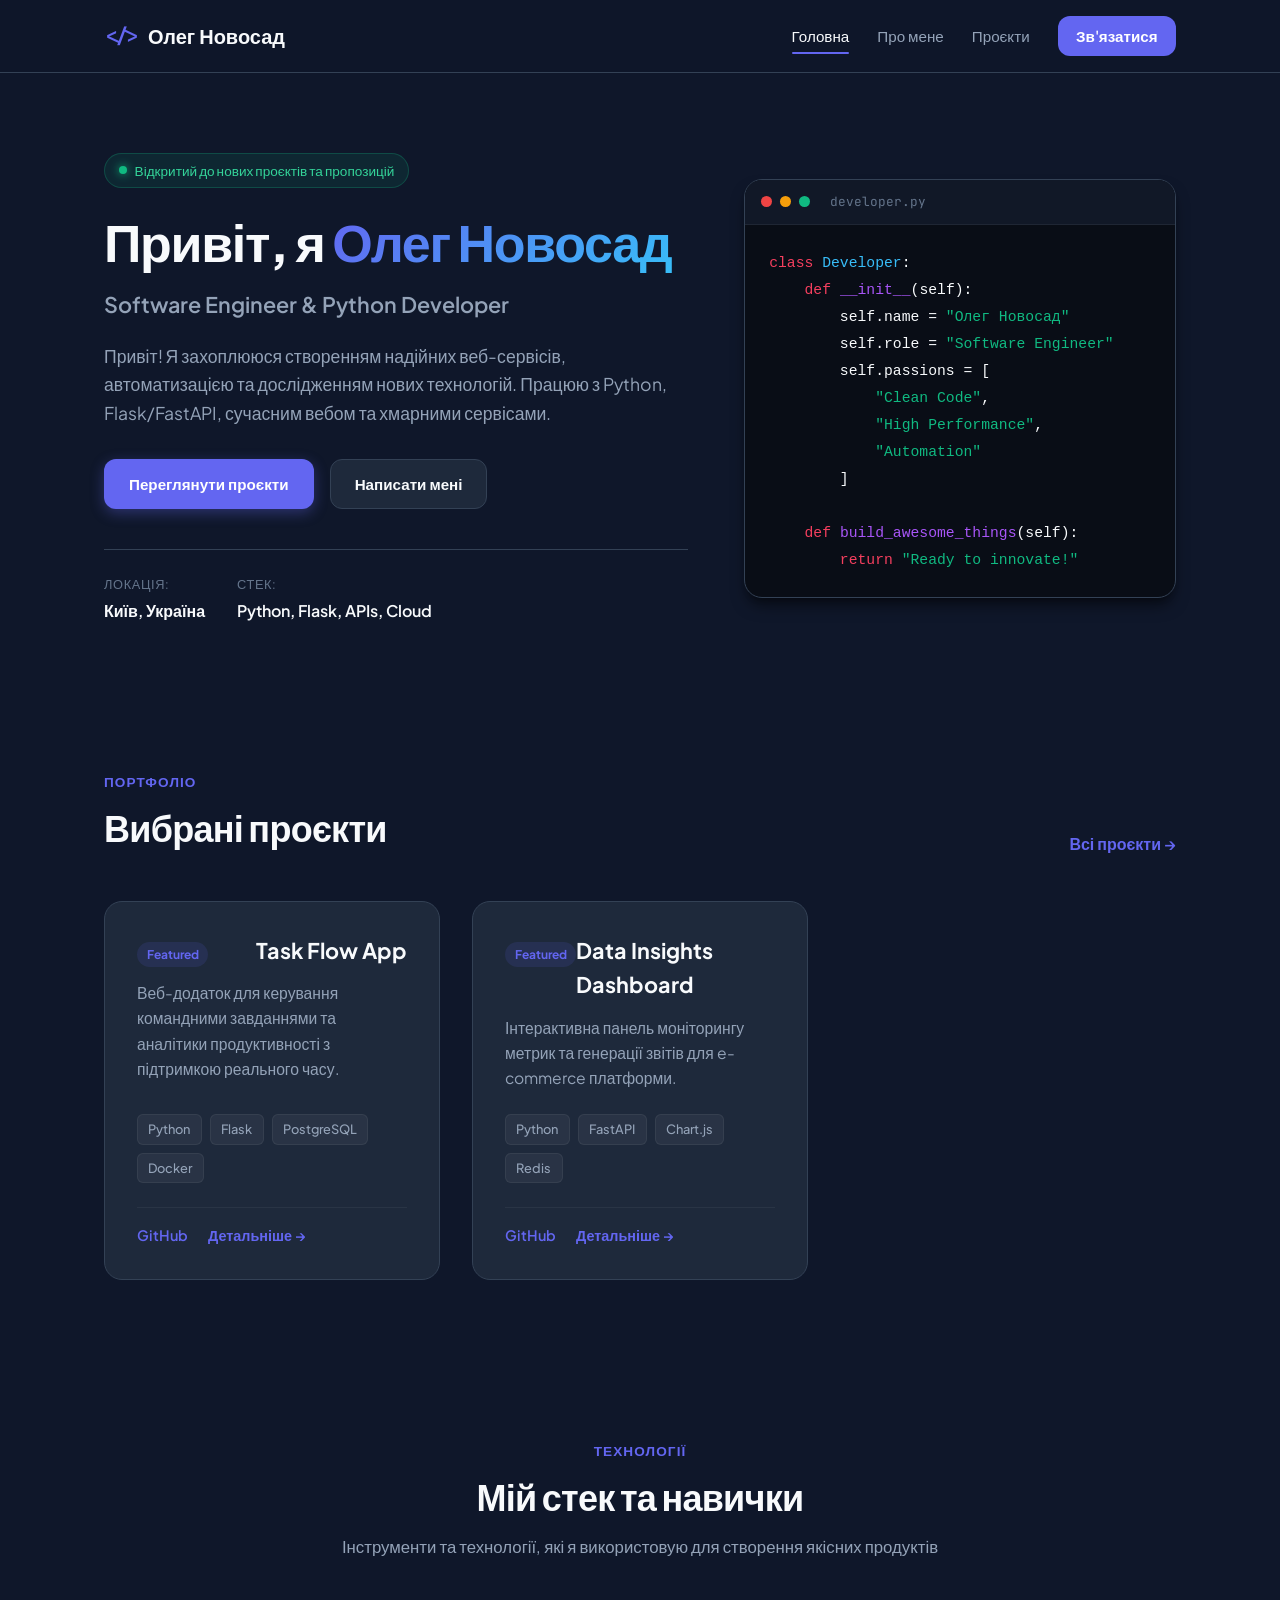
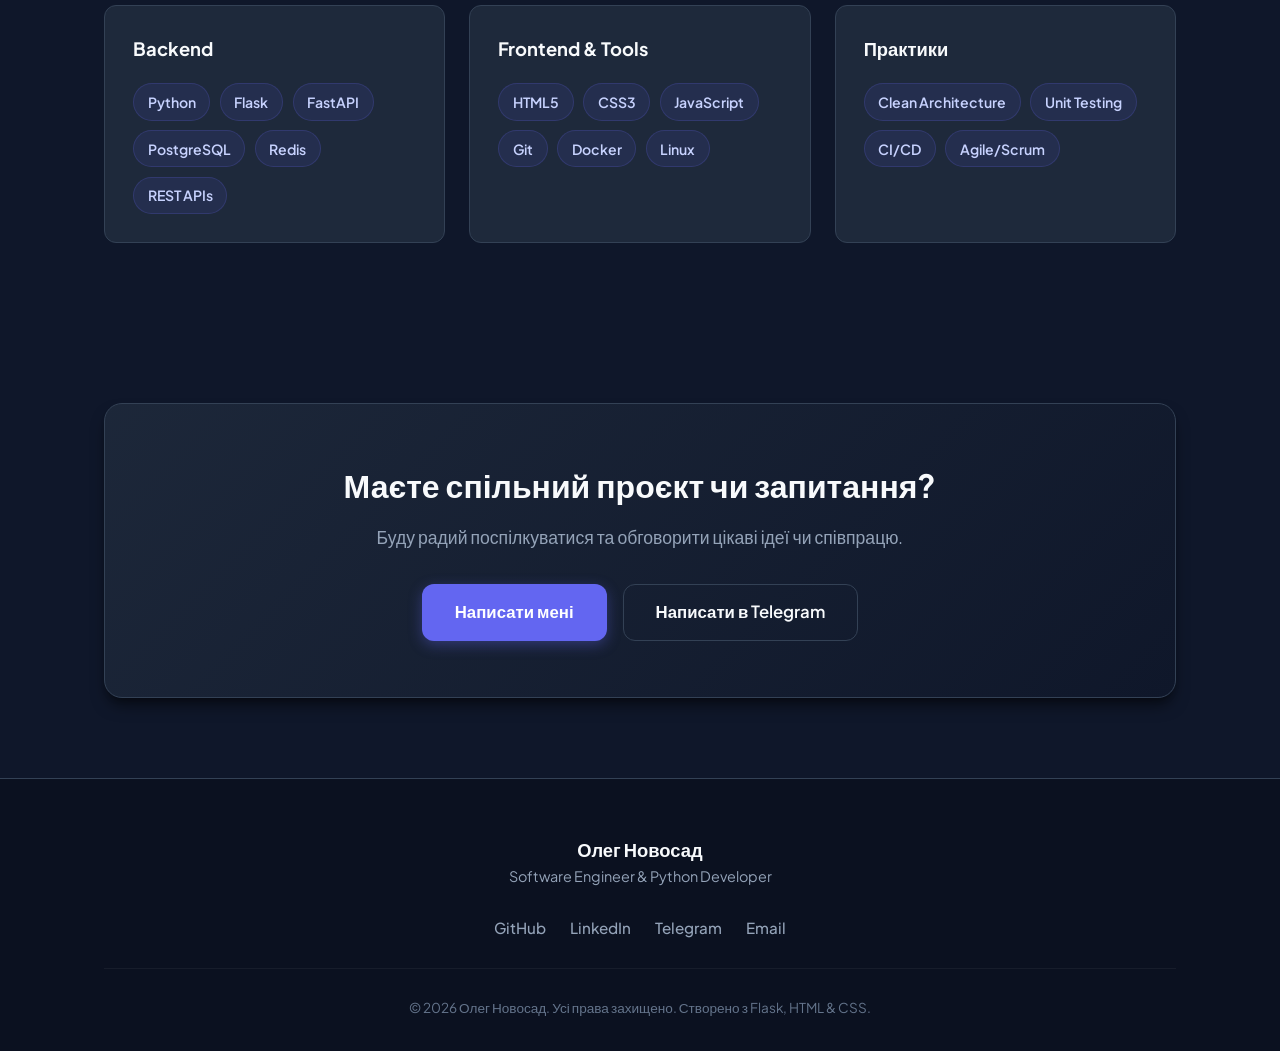
<file: docs/index.html>
<!DOCTYPE html>
<html lang="uk">
<head>
    <meta charset="UTF-8">
    <meta name="viewport" content="width=device-width, initial-scale=1.0">
    <title>Головна — Олег Новосад | Software Engineer &amp; Python Developer</title>
    <link rel="preconnect" href="https://fonts.googleapis.com">
    <link rel="preconnect" href="https://fonts.gstatic.com" crossorigin>
    <link href="https://fonts.googleapis.com/css2?family=Plus+Jakarta+Sans:wght@400;500;600;700;800&family=JetBrains+Mono:wght@400;500&display=swap" rel="stylesheet">
    <link rel="stylesheet" href="./static/css/style.css">
    
</head>
<body>
    <!-- Header / Navbar -->
    <header class="site-header">
        <div class="container nav-container">
            <a href="./index.html" class="brand-logo">
                <span class="logo-accent">&lt;/&gt;</span>
                <span class="logo-text">Олег Новосад</span>
            </a>

            <button class="mobile-menu-toggle" id="mobileMenuToggle" aria-label="Відкрити меню">
                <span></span>
                <span></span>
                <span></span>
            </button>

            <nav class="nav-links" id="navLinks">
                <a href="./index.html" class="nav-link active">Головна</a>
                <a href="./about.html" class="nav-link ">Про мене</a>
                <a href="./projects.html" class="nav-link ">Проєкти</a>
                <a href="./contact.html" class="nav-link btn-nav ">Зв'язатися</a>
            </nav>
        </div>
    </header>

    <!-- Flash Messages -->
    <div class="container">
        
            
        
    </div>

    <!-- Main Content -->
    <main class="main-content">
        
<section class="hero-section">
    <div class="container hero-container">
        <div class="hero-content">
            <div class="status-badge">
                <span class="status-indicator"></span>
                <span>Відкритий до нових проєктів та пропозицій</span>
            </div>
            <h1 class="hero-title">
                Привіт, я <span class="gradient-text">Олег Новосад</span>
            </h1>
            <p class="hero-subtitle">
                Software Engineer &amp; Python Developer
            </p>
            <p class="hero-description">
                Привіт! Я захоплююся створенням надійних веб-сервісів, автоматизацією та дослідженням нових технологій. Працюю з Python, Flask/FastAPI, сучасним вебом та хмарними сервісами.
            </p>
            <div class="hero-actions">
                <a href="./projects.html" class="btn btn-primary">Переглянути проєкти</a>
                <a href="./contact.html" class="btn btn-secondary">Написати мені</a>
            </div>
            <div class="hero-meta">
                <div class="meta-item">
                    <span class="meta-label">Локація:</span>
                    <span class="meta-value">Київ, Україна</span>
                </div>
                <div class="meta-item">
                    <span class="meta-label">Стек:</span>
                    <span class="meta-value">Python, Flask, APIs, Cloud</span>
                </div>
            </div>
        </div>

        <div class="hero-visual">
            <div class="code-card">
                <div class="code-card-header">
                    <span class="dot red"></span>
                    <span class="dot yellow"></span>
                    <span class="dot green"></span>
                    <span class="card-filename">developer.py</span>
                </div>
                <pre class="code-card-body"><code><span class="code-keyword">class</span> <span class="code-class">Developer</span>:
    <span class="code-keyword">def</span> <span class="code-func">__init__</span>(self):
        self.name = <span class="code-string">"Олег Новосад"</span>
        self.role = <span class="code-string">"Software Engineer"</span>
        self.passions = [
            <span class="code-string">"Clean Code"</span>,
            <span class="code-string">"High Performance"</span>,
            <span class="code-string">"Automation"</span>
        ]

    <span class="code-keyword">def</span> <span class="code-func">build_awesome_things</span>(self):
        <span class="code-keyword">return</span> <span class="code-string">"Ready to innovate!"</span></code></pre>
            </div>
        </div>
    </div>
</section>

<!-- Featured Projects -->
<section class="section section-projects">
    <div class="container">
        <div class="section-header">
            <div>
                <span class="section-tag">Портфоліо</span>
                <h2 class="section-title">Вибрані проєкти</h2>
            </div>
            <a href="./projects.html" class="link-arrow">Всі проєкти &rarr;</a>
        </div>

        <div class="projects-grid">
            
                <div class="project-card">
                    <div class="project-card-header">
                        <span class="project-badge">Featured</span>
                        <h3 class="project-name">Task Flow App</h3>
                    </div>
                    <p class="project-description">Веб-додаток для керування командними завданнями та аналітики продуктивності з підтримкою реального часу.</p>
                    <div class="project-tags">
                        
                            <span class="tag">Python</span>
                        
                            <span class="tag">Flask</span>
                        
                            <span class="tag">PostgreSQL</span>
                        
                            <span class="tag">Docker</span>
                        
                    </div>
                    <div class="project-links">
                        <a href="https://github.com/olegnovosad" target="_blank" rel="noopener noreferrer" class="btn-link">GitHub</a>
                        <a href="./projects.html" class="btn-link">Детальніше &rarr;</a>
                    </div>
                </div>
            
                <div class="project-card">
                    <div class="project-card-header">
                        <span class="project-badge">Featured</span>
                        <h3 class="project-name">Data Insights Dashboard</h3>
                    </div>
                    <p class="project-description">Інтерактивна панель моніторингу метрик та генерації звітів для e-commerce платформи.</p>
                    <div class="project-tags">
                        
                            <span class="tag">Python</span>
                        
                            <span class="tag">FastAPI</span>
                        
                            <span class="tag">Chart.js</span>
                        
                            <span class="tag">Redis</span>
                        
                    </div>
                    <div class="project-links">
                        <a href="https://github.com/olegnovosad" target="_blank" rel="noopener noreferrer" class="btn-link">GitHub</a>
                        <a href="./projects.html" class="btn-link">Детальніше &rarr;</a>
                    </div>
                </div>
            
        </div>
    </div>
</section>

<!-- Skills Highlights -->
<section class="section section-skills">
    <div class="container">
        <div class="section-header center">
            <span class="section-tag">Технології</span>
            <h2 class="section-title">Мій стек та навички</h2>
            <p class="section-subtitle">Інструменти та технології, які я використовую для створення якісних продуктів</p>
        </div>

        <div class="skills-categories-grid">
            
                <div class="skill-category-card">
                    <h3 class="skill-category-title">Backend</h3>
                    <div class="skill-tags">
                        
                            <span class="skill-pill">Python</span>
                        
                            <span class="skill-pill">Flask</span>
                        
                            <span class="skill-pill">FastAPI</span>
                        
                            <span class="skill-pill">PostgreSQL</span>
                        
                            <span class="skill-pill">Redis</span>
                        
                            <span class="skill-pill">REST APIs</span>
                        
                    </div>
                </div>
            
                <div class="skill-category-card">
                    <h3 class="skill-category-title">Frontend &amp; Tools</h3>
                    <div class="skill-tags">
                        
                            <span class="skill-pill">HTML5</span>
                        
                            <span class="skill-pill">CSS3</span>
                        
                            <span class="skill-pill">JavaScript</span>
                        
                            <span class="skill-pill">Git</span>
                        
                            <span class="skill-pill">Docker</span>
                        
                            <span class="skill-pill">Linux</span>
                        
                    </div>
                </div>
            
                <div class="skill-category-card">
                    <h3 class="skill-category-title">Практики</h3>
                    <div class="skill-tags">
                        
                            <span class="skill-pill">Clean Architecture</span>
                        
                            <span class="skill-pill">Unit Testing</span>
                        
                            <span class="skill-pill">CI/CD</span>
                        
                            <span class="skill-pill">Agile/Scrum</span>
                        
                    </div>
                </div>
            
        </div>
    </div>
</section>

<!-- Call to Action Banner -->
<section class="section section-cta">
    <div class="container">
        <div class="cta-box">
            <h2 class="cta-title">Маєте спільний проєкт чи запитання?</h2>
            <p class="cta-text">Буду радий поспілкуватися та обговорити цікаві ідеї чи співпрацю.</p>
            <div class="cta-actions">
                <a href="./contact.html" class="btn btn-primary btn-large">Написати мені</a>
                <a href="https://t.me/olegnovosad" target="_blank" rel="noopener noreferrer" class="btn btn-outline btn-large">Написати в Telegram</a>
            </div>
        </div>
    </div>
</section>

    </main>

    <!-- Footer -->
    <footer class="site-footer">
        <div class="container footer-container">
            <div class="footer-info">
                <p class="footer-name">Олег Новосад</p>
                <p class="footer-sub">Software Engineer &amp; Python Developer</p>
            </div>
            <div class="footer-socials">
                <a href="https://github.com/olegnovosad" target="_blank" rel="noopener noreferrer" class="social-link" title="GitHub">GitHub</a>
                <a href="https://linkedin.com/in/olegnovosad" target="_blank" rel="noopener noreferrer" class="social-link" title="LinkedIn">LinkedIn</a>
                <a href="https://t.me/olegnovosad" target="_blank" rel="noopener noreferrer" class="social-link" title="Telegram">Telegram</a>
                <a href="mailto:oleg@example.com" class="social-link" title="Email">Email</a>
            </div>
            <div class="footer-bottom">
                <p>&copy; <span id="currentYear"></span> Олег Новосад. Усі права захищено. Створено з Flask, HTML & CSS.</p>
            </div>
        </div>
    </footer>

    <script src="./static/js/main.js"></script>
    
</body>
</html>
</file>
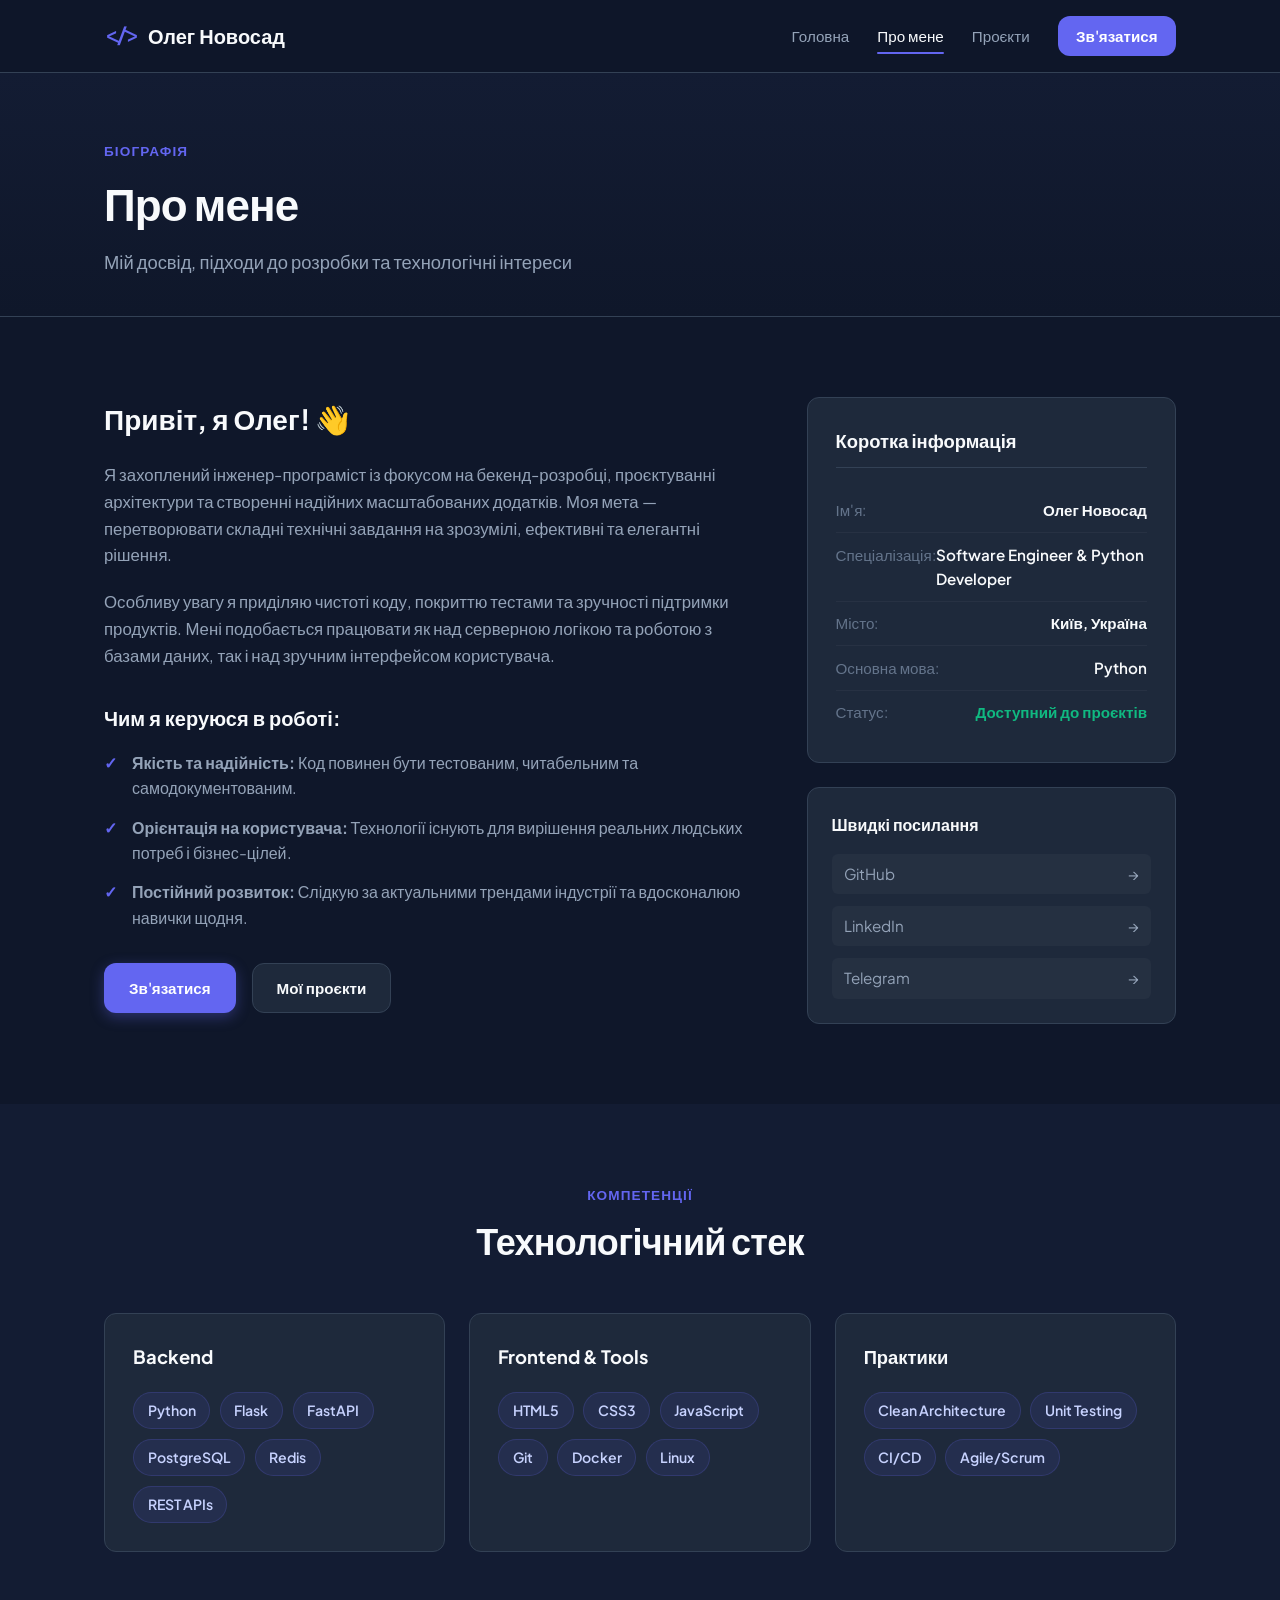
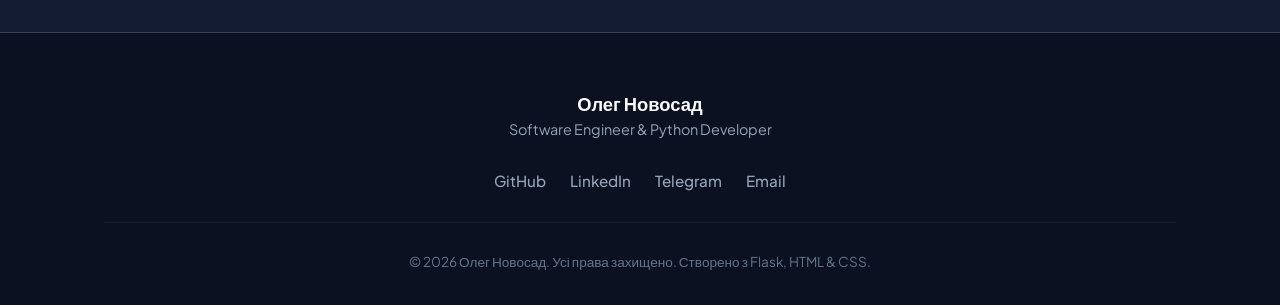
<file: docs/about/index.html>
<!DOCTYPE html>
<html lang="uk">
<head>
    <meta charset="UTF-8">
    <meta name="viewport" content="width=device-width, initial-scale=1.0">
    <title>Про мене — Олег Новосад</title>
    <link rel="preconnect" href="https://fonts.googleapis.com">
    <link rel="preconnect" href="https://fonts.gstatic.com" crossorigin>
    <link href="https://fonts.googleapis.com/css2?family=Plus+Jakarta+Sans:wght@400;500;600;700;800&family=JetBrains+Mono:wght@400;500&display=swap" rel="stylesheet">
    <link rel="stylesheet" href="../static/css/style.css">
    
</head>
<body>
    <!-- Header / Navbar -->
    <header class="site-header">
        <div class="container nav-container">
            <a href="../index.html" class="brand-logo">
                <span class="logo-accent">&lt;/&gt;</span>
                <span class="logo-text">Олег Новосад</span>
            </a>

            <button class="mobile-menu-toggle" id="mobileMenuToggle" aria-label="Відкрити меню">
                <span></span>
                <span></span>
                <span></span>
            </button>

            <nav class="nav-links" id="navLinks">
                <a href="../index.html" class="nav-link ">Головна</a>
                <a href="../about.html" class="nav-link active">Про мене</a>
                <a href="../projects.html" class="nav-link ">Проєкти</a>
                <a href="../contact.html" class="nav-link btn-nav ">Зв'язатися</a>
            </nav>
        </div>
    </header>

    <!-- Flash Messages -->
    <div class="container">
        
            
        
    </div>

    <!-- Main Content -->
    <main class="main-content">
        
<section class="page-header">
    <div class="container">
        <span class="section-tag">Біографія</span>
        <h1 class="page-title">Про мене</h1>
        <p class="page-subtitle">Мій досвід, підходи до розробки та технологічні інтереси</p>
    </div>
</section>

<section class="section about-detail-section">
    <div class="container about-grid">
        <div class="about-text-content">
            <h2 class="sub-heading">Привіт, я Олег! 👋</h2>
            <p>
                Я захоплений інженер-програміст із фокусом на бекенд-розробці, проєктуванні архітектури
                та створенні надійних масштабованих додатків. Моя мета — перетворювати складні технічні
                завдання на зрозумілі, ефективні та елегантні рішення.
            </p>
            <p>
                Особливу увагу я приділяю чистоті коду, покриттю тестами та зручності підтримки
                продуктів. Мені подобається працювати як над серверною логікою та роботою з базами даних,
                так і над зручним інтерфейсом користувача.
            </p>

            <h3 class="sub-heading-small">Чим я керуюся в роботі:</h3>
            <ul class="values-list">
                <li>
                    <strong>Якість та надійність:</strong> Код повинен бути тестованим, читабельним та самодокументованим.
                </li>
                <li>
                    <strong>Орієнтація на користувача:</strong> Технології існують для вирішення реальних людських потреб і бізнес-цілей.
                </li>
                <li>
                    <strong>Постійний розвиток:</strong> Слідкую за актуальними трендами індустрії та вдосконалюю навички щодня.
                </li>
            </ul>

            <div class="about-actions">
                <a href="../contact.html" class="btn btn-primary">Зв'язатися</a>
                <a href="../projects.html" class="btn btn-secondary">Мої проєкти</a>
            </div>
        </div>

        <div class="about-sidebar">
            <div class="info-card">
                <h3 class="info-card-title">Коротка інформація</h3>
                <ul class="info-list">
                    <li>
                        <span class="info-label">Ім'я:</span>
                        <span class="info-value">Олег Новосад</span>
                    </li>
                    <li>
                        <span class="info-label">Спеціалізація:</span>
                        <span class="info-value">Software Engineer &amp; Python Developer</span>
                    </li>
                    <li>
                        <span class="info-label">Місто:</span>
                        <span class="info-value">Київ, Україна</span>
                    </li>
                    <li>
                        <span class="info-label">Основна мова:</span>
                        <span class="info-value">Python</span>
                    </li>
                    <li>
                        <span class="info-label">Статус:</span>
                        <span class="info-value text-success">Доступний до проєктів</span>
                    </li>
                </ul>
            </div>

            <div class="social-box">
                <h4 class="social-box-title">Швидкі посилання</h4>
                <div class="social-links-vertical">
                    <a href="https://github.com/olegnovosad" target="_blank" rel="noopener noreferrer" class="social-link-item">
                        <span>GitHub</span> &rarr;
                    </a>
                    <a href="https://linkedin.com/in/olegnovosad" target="_blank" rel="noopener noreferrer" class="social-link-item">
                        <span>LinkedIn</span> &rarr;
                    </a>
                    <a href="https://t.me/olegnovosad" target="_blank" rel="noopener noreferrer" class="social-link-item">
                        <span>Telegram</span> &rarr;
                    </a>
                </div>
            </div>
        </div>
    </div>
</section>

<!-- Skills breakdown -->
<section class="section section-skills-detailed bg-alt">
    <div class="container">
        <div class="section-header center">
            <span class="section-tag">Компетенції</span>
            <h2 class="section-title">Технологічний стек</h2>
        </div>

        <div class="skills-categories-grid">
            
                <div class="skill-category-card">
                    <h3 class="skill-category-title">Backend</h3>
                    <div class="skill-tags">
                        
                            <span class="skill-pill">Python</span>
                        
                            <span class="skill-pill">Flask</span>
                        
                            <span class="skill-pill">FastAPI</span>
                        
                            <span class="skill-pill">PostgreSQL</span>
                        
                            <span class="skill-pill">Redis</span>
                        
                            <span class="skill-pill">REST APIs</span>
                        
                    </div>
                </div>
            
                <div class="skill-category-card">
                    <h3 class="skill-category-title">Frontend &amp; Tools</h3>
                    <div class="skill-tags">
                        
                            <span class="skill-pill">HTML5</span>
                        
                            <span class="skill-pill">CSS3</span>
                        
                            <span class="skill-pill">JavaScript</span>
                        
                            <span class="skill-pill">Git</span>
                        
                            <span class="skill-pill">Docker</span>
                        
                            <span class="skill-pill">Linux</span>
                        
                    </div>
                </div>
            
                <div class="skill-category-card">
                    <h3 class="skill-category-title">Практики</h3>
                    <div class="skill-tags">
                        
                            <span class="skill-pill">Clean Architecture</span>
                        
                            <span class="skill-pill">Unit Testing</span>
                        
                            <span class="skill-pill">CI/CD</span>
                        
                            <span class="skill-pill">Agile/Scrum</span>
                        
                    </div>
                </div>
            
        </div>
    </div>
</section>

    </main>

    <!-- Footer -->
    <footer class="site-footer">
        <div class="container footer-container">
            <div class="footer-info">
                <p class="footer-name">Олег Новосад</p>
                <p class="footer-sub">Software Engineer &amp; Python Developer</p>
            </div>
            <div class="footer-socials">
                <a href="https://github.com/olegnovosad" target="_blank" rel="noopener noreferrer" class="social-link" title="GitHub">GitHub</a>
                <a href="https://linkedin.com/in/olegnovosad" target="_blank" rel="noopener noreferrer" class="social-link" title="LinkedIn">LinkedIn</a>
                <a href="https://t.me/olegnovosad" target="_blank" rel="noopener noreferrer" class="social-link" title="Telegram">Telegram</a>
                <a href="mailto:oleg@example.com" class="social-link" title="Email">Email</a>
            </div>
            <div class="footer-bottom">
                <p>&copy; <span id="currentYear"></span> Олег Новосад. Усі права захищено. Створено з Flask, HTML & CSS.</p>
            </div>
        </div>
    </footer>

    <script src="../static/js/main.js"></script>
    
</body>
</html>
</file>
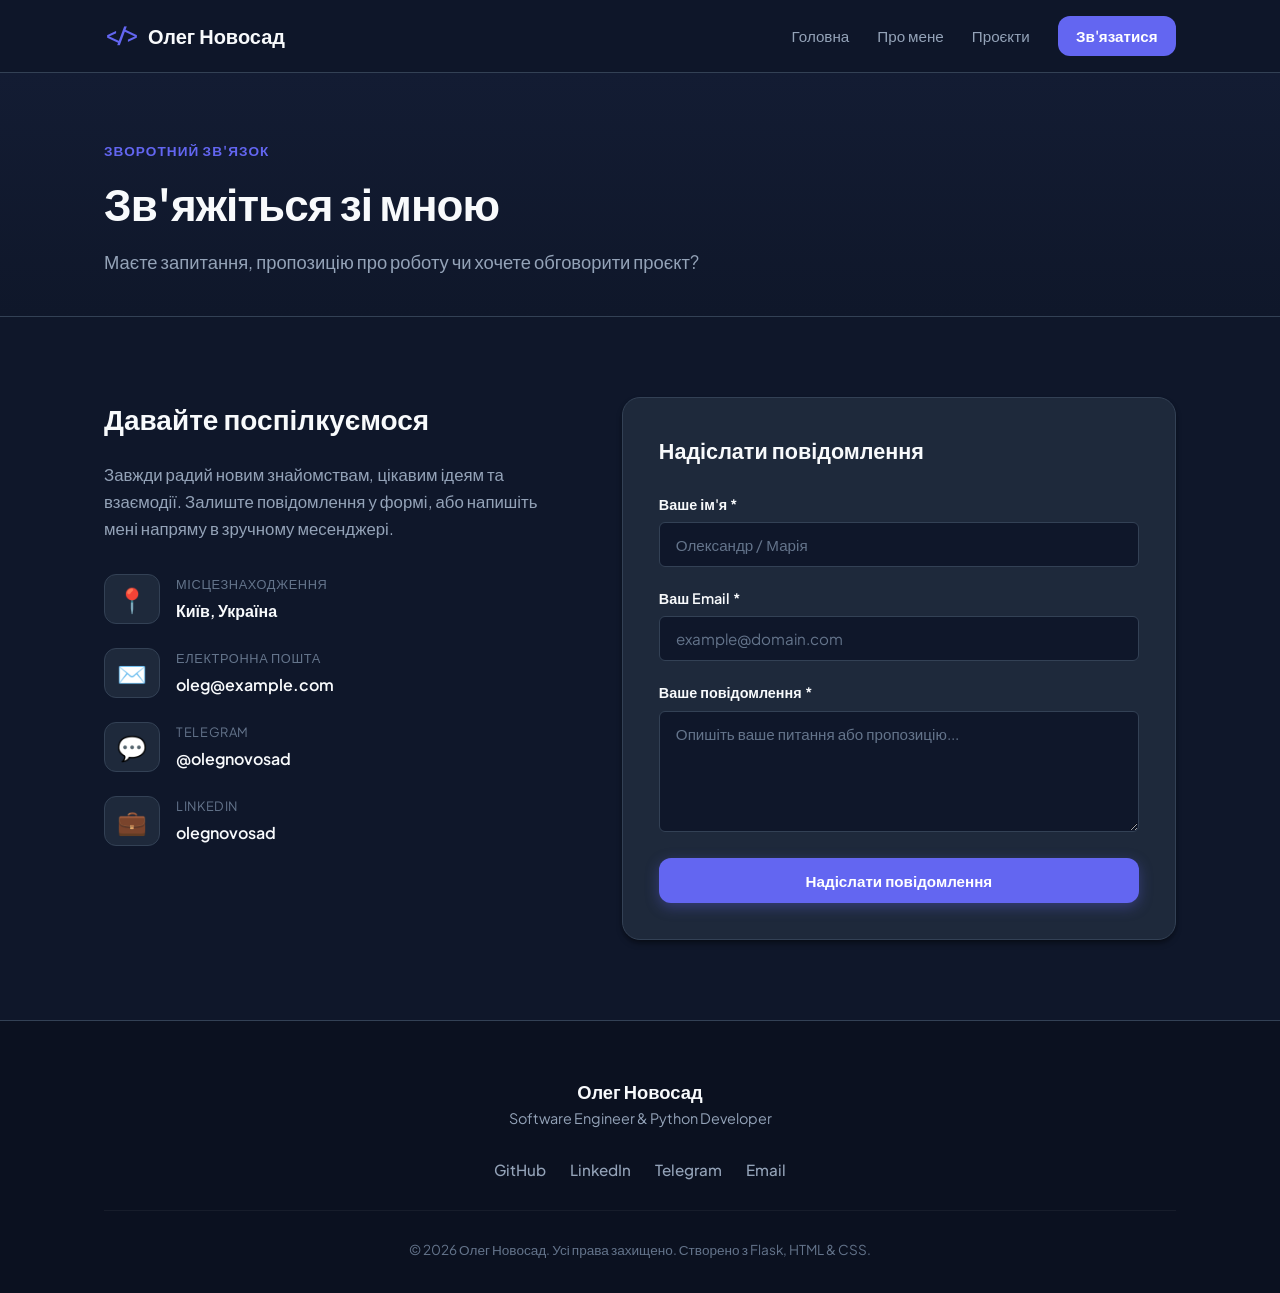
<file: docs/contact/index.html>
<!DOCTYPE html>
<html lang="uk">
<head>
    <meta charset="UTF-8">
    <meta name="viewport" content="width=device-width, initial-scale=1.0">
    <title>Контакти — Олег Новосад</title>
    <link rel="preconnect" href="https://fonts.googleapis.com">
    <link rel="preconnect" href="https://fonts.gstatic.com" crossorigin>
    <link href="https://fonts.googleapis.com/css2?family=Plus+Jakarta+Sans:wght@400;500;600;700;800&family=JetBrains+Mono:wght@400;500&display=swap" rel="stylesheet">
    <link rel="stylesheet" href="../static/css/style.css">
    
</head>
<body>
    <!-- Header / Navbar -->
    <header class="site-header">
        <div class="container nav-container">
            <a href="../index.html" class="brand-logo">
                <span class="logo-accent">&lt;/&gt;</span>
                <span class="logo-text">Олег Новосад</span>
            </a>

            <button class="mobile-menu-toggle" id="mobileMenuToggle" aria-label="Відкрити меню">
                <span></span>
                <span></span>
                <span></span>
            </button>

            <nav class="nav-links" id="navLinks">
                <a href="../index.html" class="nav-link ">Головна</a>
                <a href="../about.html" class="nav-link ">Про мене</a>
                <a href="../projects.html" class="nav-link ">Проєкти</a>
                <a href="../contact.html" class="nav-link btn-nav active">Зв'язатися</a>
            </nav>
        </div>
    </header>

    <!-- Flash Messages -->
    <div class="container">
        
            
        
    </div>

    <!-- Main Content -->
    <main class="main-content">
        
<section class="page-header">
    <div class="container">
        <span class="section-tag">Зворотний зв'язок</span>
        <h1 class="page-title">Зв'яжіться зі мною</h1>
        <p class="page-subtitle">Маєте запитання, пропозицію про роботу чи хочете обговорити проєкт?</p>
    </div>
</section>

<section class="section">
    <div class="container contact-container">
        <div class="contact-info-panel">
            <h2 class="sub-heading">Давайте поспілкуємося</h2>
            <p class="contact-lead">
                Завжди радий новим знайомствам, цікавим ідеям та взаємодії. Залиште повідомлення у формі, або напишіть мені напряму в зручному месенджері.
            </p>

            <div class="contact-methods">
                <div class="contact-method-item">
                    <div class="method-icon">📍</div>
                    <div>
                        <div class="method-label">Місцезнаходження</div>
                        <div class="method-value">Київ, Україна</div>
                    </div>
                </div>

                <div class="contact-method-item">
                    <div class="method-icon">✉️</div>
                    <div>
                        <div class="method-label">Електронна пошта</div>
                        <div class="method-value">
                            <a href="mailto:oleg@example.com">oleg@example.com</a>
                        </div>
                    </div>
                </div>

                <div class="contact-method-item">
                    <div class="method-icon">💬</div>
                    <div>
                        <div class="method-label">Telegram</div>
                        <div class="method-value">
                            <a href="https://t.me/olegnovosad" target="_blank" rel="noopener noreferrer">@olegnovosad</a>
                        </div>
                    </div>
                </div>

                <div class="contact-method-item">
                    <div class="method-icon">💼</div>
                    <div>
                        <div class="method-label">LinkedIn</div>
                        <div class="method-value">
                            <a href="https://linkedin.com/in/olegnovosad" target="_blank" rel="noopener noreferrer">olegnovosad</a>
                        </div>
                    </div>
                </div>
            </div>
        </div>

        <div class="contact-form-panel">
            <div class="form-card">
                <h3 class="form-title">Надіслати повідомлення</h3>
                <form action="/contact" method="POST" class="contact-form" id="contactForm">
                    <div class="form-group">
                        <label for="name" class="form-label">Ваше ім'я *</label>
                        <input type="text" id="name" name="name" class="form-control" placeholder="Олександр / Марія" required>
                    </div>

                    <div class="form-group">
                        <label for="email" class="form-label">Ваш Email *</label>
                        <input type="email" id="email" name="email" class="form-control" placeholder="example@domain.com" required>
                    </div>

                    <div class="form-group">
                        <label for="message" class="form-label">Ваше повідомлення *</label>
                        <textarea id="message" name="message" rows="5" class="form-control" placeholder="Опишіть ваше питання або пропозицію..." required></textarea>
                    </div>

                    <button type="submit" class="btn btn-primary btn-block">Надіслати повідомлення</button>
                </form>
            </div>
        </div>
    </div>
</section>

    </main>

    <!-- Footer -->
    <footer class="site-footer">
        <div class="container footer-container">
            <div class="footer-info">
                <p class="footer-name">Олег Новосад</p>
                <p class="footer-sub">Software Engineer &amp; Python Developer</p>
            </div>
            <div class="footer-socials">
                <a href="https://github.com/olegnovosad" target="_blank" rel="noopener noreferrer" class="social-link" title="GitHub">GitHub</a>
                <a href="https://linkedin.com/in/olegnovosad" target="_blank" rel="noopener noreferrer" class="social-link" title="LinkedIn">LinkedIn</a>
                <a href="https://t.me/olegnovosad" target="_blank" rel="noopener noreferrer" class="social-link" title="Telegram">Telegram</a>
                <a href="mailto:oleg@example.com" class="social-link" title="Email">Email</a>
            </div>
            <div class="footer-bottom">
                <p>&copy; <span id="currentYear"></span> Олег Новосад. Усі права захищено. Створено з Flask, HTML & CSS.</p>
            </div>
        </div>
    </footer>

    <script src="../static/js/main.js"></script>
    
</body>
</html>
</file>
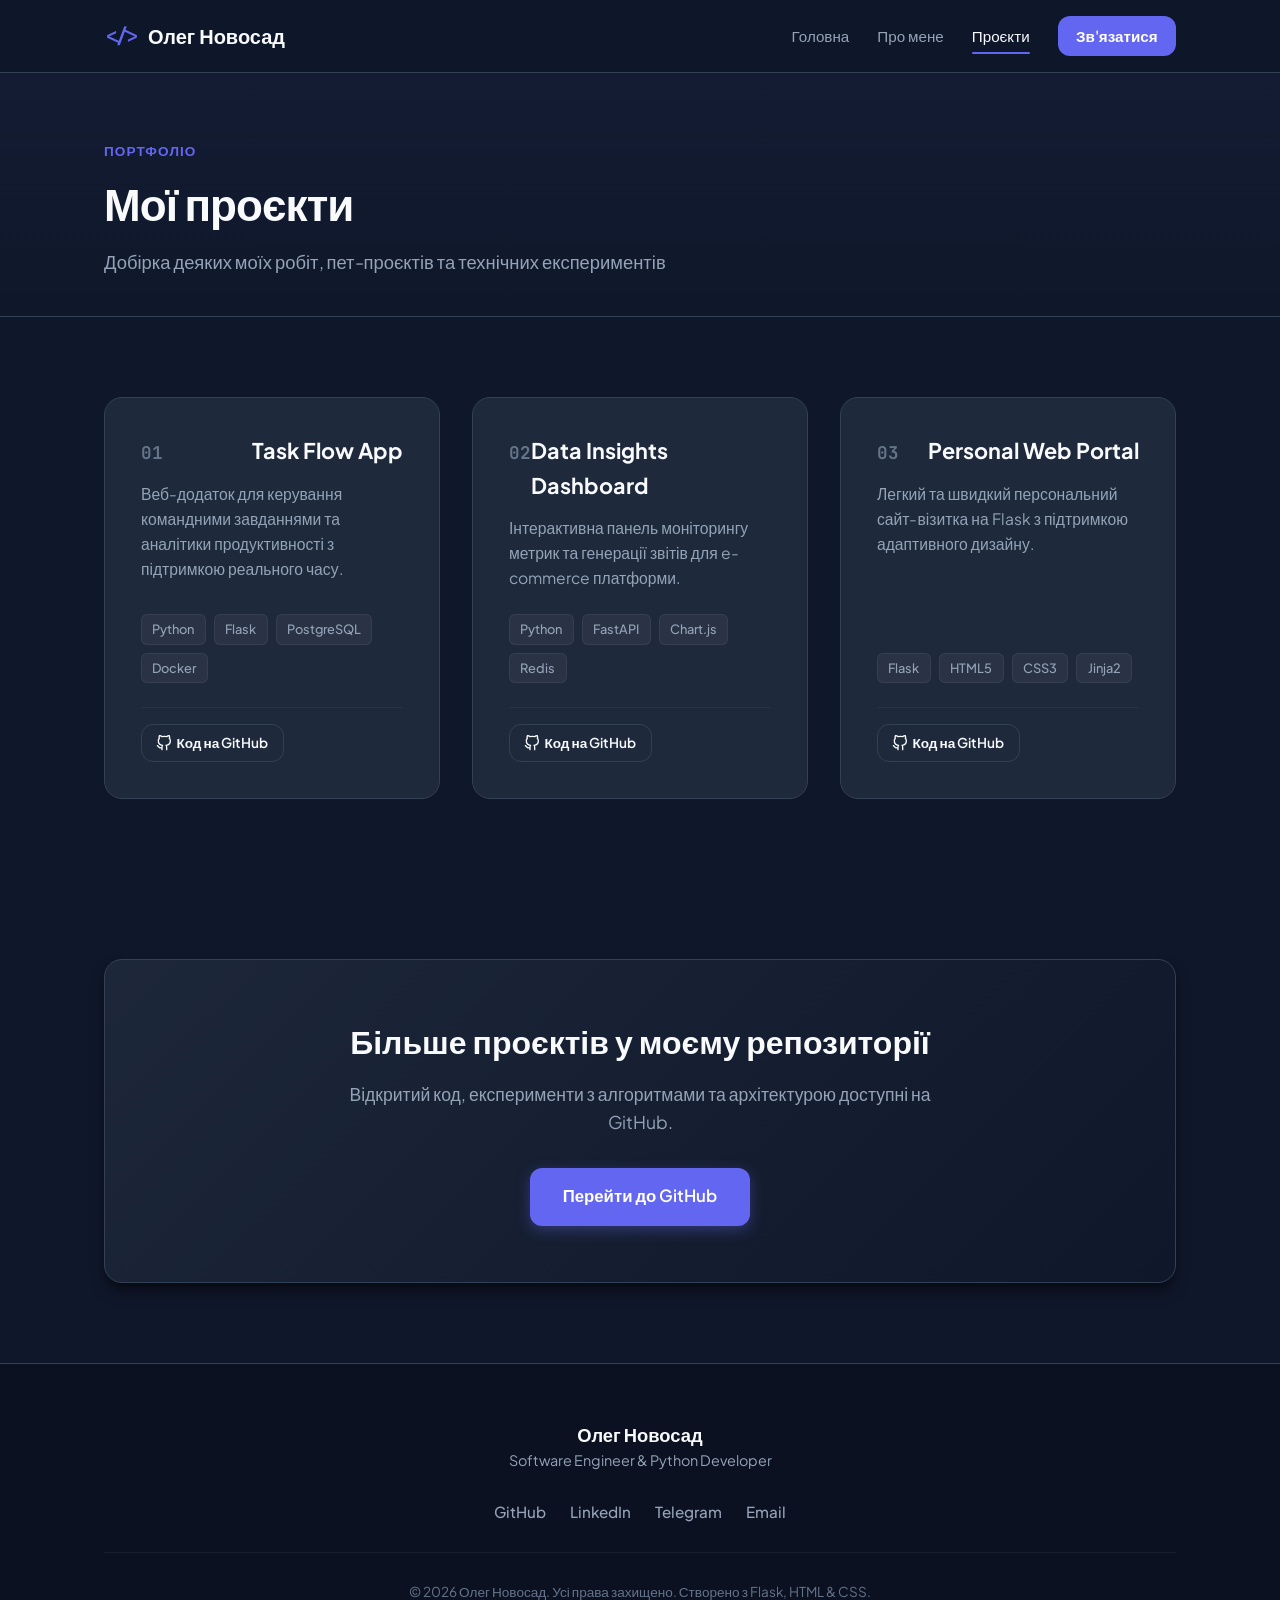
<file: docs/projects/index.html>
<!DOCTYPE html>
<html lang="uk">
<head>
    <meta charset="UTF-8">
    <meta name="viewport" content="width=device-width, initial-scale=1.0">
    <title>Проєкти — Олег Новосад</title>
    <link rel="preconnect" href="https://fonts.googleapis.com">
    <link rel="preconnect" href="https://fonts.gstatic.com" crossorigin>
    <link href="https://fonts.googleapis.com/css2?family=Plus+Jakarta+Sans:wght@400;500;600;700;800&family=JetBrains+Mono:wght@400;500&display=swap" rel="stylesheet">
    <link rel="stylesheet" href="../static/css/style.css">
    
</head>
<body>
    <!-- Header / Navbar -->
    <header class="site-header">
        <div class="container nav-container">
            <a href="../index.html" class="brand-logo">
                <span class="logo-accent">&lt;/&gt;</span>
                <span class="logo-text">Олег Новосад</span>
            </a>

            <button class="mobile-menu-toggle" id="mobileMenuToggle" aria-label="Відкрити меню">
                <span></span>
                <span></span>
                <span></span>
            </button>

            <nav class="nav-links" id="navLinks">
                <a href="../index.html" class="nav-link ">Головна</a>
                <a href="../about.html" class="nav-link ">Про мене</a>
                <a href="../projects.html" class="nav-link active">Проєкти</a>
                <a href="../contact.html" class="nav-link btn-nav ">Зв'язатися</a>
            </nav>
        </div>
    </header>

    <!-- Flash Messages -->
    <div class="container">
        
            
        
    </div>

    <!-- Main Content -->
    <main class="main-content">
        
<section class="page-header">
    <div class="container">
        <span class="section-tag">Портфоліо</span>
        <h1 class="page-title">Мої проєкти</h1>
        <p class="page-subtitle">Добірка деяких моїх робіт, пет-проєктів та технічних експериментів</p>
    </div>
</section>

<section class="section">
    <div class="container">
        <div class="projects-grid">
            
                <div class="project-card large">
                    <div class="project-card-header">
                        <span class="project-number">01</span>
                        <h3 class="project-name">Task Flow App</h3>
                    </div>
                    <p class="project-description">Веб-додаток для керування командними завданнями та аналітики продуктивності з підтримкою реального часу.</p>
                    <div class="project-tags">
                        
                            <span class="tag">Python</span>
                        
                            <span class="tag">Flask</span>
                        
                            <span class="tag">PostgreSQL</span>
                        
                            <span class="tag">Docker</span>
                        
                    </div>
                    <div class="project-links">
                        <a href="https://github.com/olegnovosad" target="_blank" rel="noopener noreferrer" class="btn btn-outline btn-sm">
                            <svg width="16" height="16" viewBox="0 0 24 24" fill="none" stroke="currentColor" stroke-width="2" stroke-linecap="round" stroke-linejoin="round" style="vertical-align: middle; margin-right: 4px;"><path d="M9 19c-5 1.5-5-2.5-7-3m14 6v-3.87a3.37 3.37 0 0 0-.94-2.61c3.14-.35 6.44-1.54 6.44-7A5.44 5.44 0 0 0 20 4.77 5.07 5.07 0 0 0 19.91 1S18.73.65 16 2.48a13.38 13.38 0 0 0-7 0C6.27.65 5.09 1 5.09 1A5.07 5.07 0 0 0 5 4.77a5.44 5.44 0 0 0-1.5 3.78c0 5.42 3.3 6.61 6.44 7A3.37 3.37 0 0 0 9 18.13V22"></path></svg>
                            Код на GitHub
                        </a>
                        
                    </div>
                </div>
            
                <div class="project-card large">
                    <div class="project-card-header">
                        <span class="project-number">02</span>
                        <h3 class="project-name">Data Insights Dashboard</h3>
                    </div>
                    <p class="project-description">Інтерактивна панель моніторингу метрик та генерації звітів для e-commerce платформи.</p>
                    <div class="project-tags">
                        
                            <span class="tag">Python</span>
                        
                            <span class="tag">FastAPI</span>
                        
                            <span class="tag">Chart.js</span>
                        
                            <span class="tag">Redis</span>
                        
                    </div>
                    <div class="project-links">
                        <a href="https://github.com/olegnovosad" target="_blank" rel="noopener noreferrer" class="btn btn-outline btn-sm">
                            <svg width="16" height="16" viewBox="0 0 24 24" fill="none" stroke="currentColor" stroke-width="2" stroke-linecap="round" stroke-linejoin="round" style="vertical-align: middle; margin-right: 4px;"><path d="M9 19c-5 1.5-5-2.5-7-3m14 6v-3.87a3.37 3.37 0 0 0-.94-2.61c3.14-.35 6.44-1.54 6.44-7A5.44 5.44 0 0 0 20 4.77 5.07 5.07 0 0 0 19.91 1S18.73.65 16 2.48a13.38 13.38 0 0 0-7 0C6.27.65 5.09 1 5.09 1A5.07 5.07 0 0 0 5 4.77a5.44 5.44 0 0 0-1.5 3.78c0 5.42 3.3 6.61 6.44 7A3.37 3.37 0 0 0 9 18.13V22"></path></svg>
                            Код на GitHub
                        </a>
                        
                    </div>
                </div>
            
                <div class="project-card large">
                    <div class="project-card-header">
                        <span class="project-number">03</span>
                        <h3 class="project-name">Personal Web Portal</h3>
                    </div>
                    <p class="project-description">Легкий та швидкий персональний сайт-візитка на Flask з підтримкою адаптивного дизайну.</p>
                    <div class="project-tags">
                        
                            <span class="tag">Flask</span>
                        
                            <span class="tag">HTML5</span>
                        
                            <span class="tag">CSS3</span>
                        
                            <span class="tag">Jinja2</span>
                        
                    </div>
                    <div class="project-links">
                        <a href="https://github.com/olegnovosad" target="_blank" rel="noopener noreferrer" class="btn btn-outline btn-sm">
                            <svg width="16" height="16" viewBox="0 0 24 24" fill="none" stroke="currentColor" stroke-width="2" stroke-linecap="round" stroke-linejoin="round" style="vertical-align: middle; margin-right: 4px;"><path d="M9 19c-5 1.5-5-2.5-7-3m14 6v-3.87a3.37 3.37 0 0 0-.94-2.61c3.14-.35 6.44-1.54 6.44-7A5.44 5.44 0 0 0 20 4.77 5.07 5.07 0 0 0 19.91 1S18.73.65 16 2.48a13.38 13.38 0 0 0-7 0C6.27.65 5.09 1 5.09 1A5.07 5.07 0 0 0 5 4.77a5.44 5.44 0 0 0-1.5 3.78c0 5.42 3.3 6.61 6.44 7A3.37 3.37 0 0 0 9 18.13V22"></path></svg>
                            Код на GitHub
                        </a>
                        
                    </div>
                </div>
            
        </div>
    </div>
</section>

<!-- GitHub Prompt Section -->
<section class="section section-cta">
    <div class="container">
        <div class="cta-box">
            <h2 class="cta-title">Більше проєктів у моєму репозиторії</h2>
            <p class="cta-text">Відкритий код, експерименти з алгоритмами та архітектурою доступні на GitHub.</p>
            <div class="cta-actions">
                <a href="https://github.com/olegnovosad" target="_blank" rel="noopener noreferrer" class="btn btn-primary btn-large">
                    Перейти до GitHub
                </a>
            </div>
        </div>
    </div>
</section>

    </main>

    <!-- Footer -->
    <footer class="site-footer">
        <div class="container footer-container">
            <div class="footer-info">
                <p class="footer-name">Олег Новосад</p>
                <p class="footer-sub">Software Engineer &amp; Python Developer</p>
            </div>
            <div class="footer-socials">
                <a href="https://github.com/olegnovosad" target="_blank" rel="noopener noreferrer" class="social-link" title="GitHub">GitHub</a>
                <a href="https://linkedin.com/in/olegnovosad" target="_blank" rel="noopener noreferrer" class="social-link" title="LinkedIn">LinkedIn</a>
                <a href="https://t.me/olegnovosad" target="_blank" rel="noopener noreferrer" class="social-link" title="Telegram">Telegram</a>
                <a href="mailto:oleg@example.com" class="social-link" title="Email">Email</a>
            </div>
            <div class="footer-bottom">
                <p>&copy; <span id="currentYear"></span> Олег Новосад. Усі права захищено. Створено з Flask, HTML & CSS.</p>
            </div>
        </div>
    </footer>

    <script src="../static/js/main.js"></script>
    
</body>
</html>
</file>
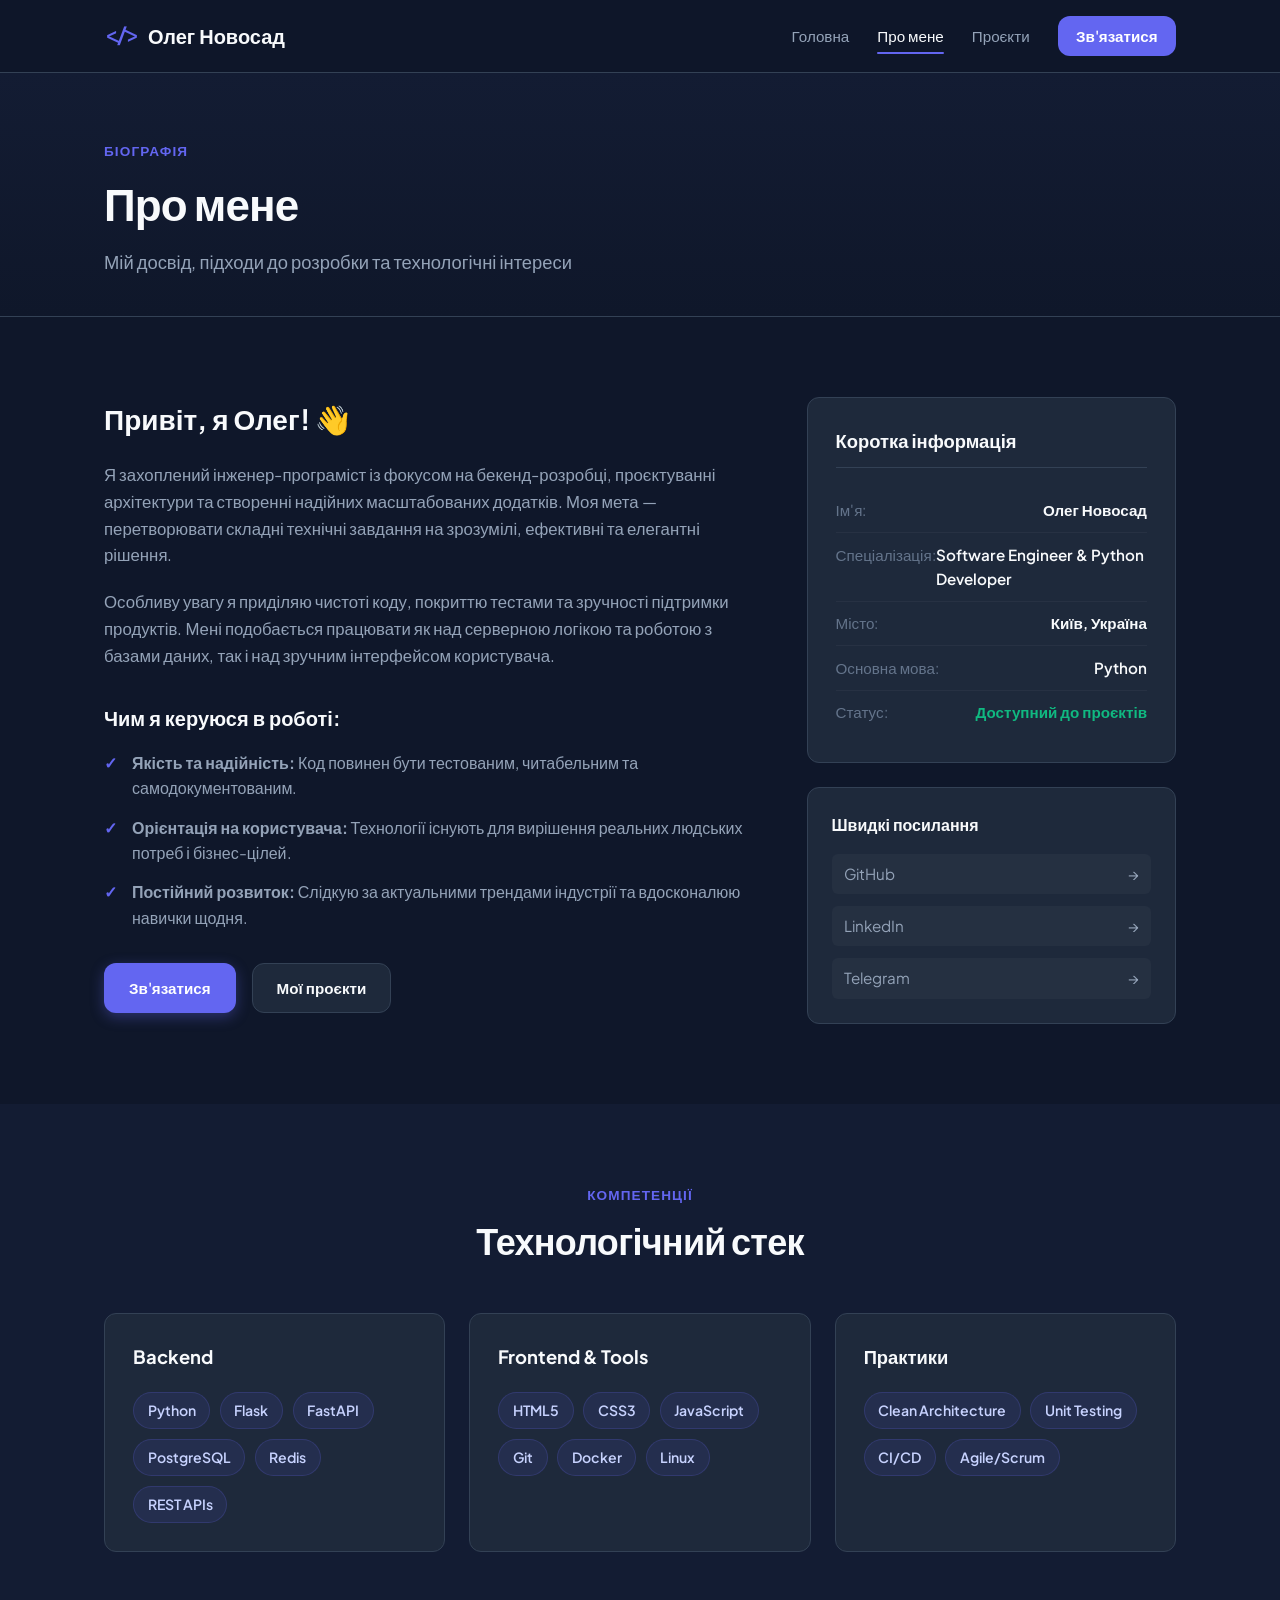
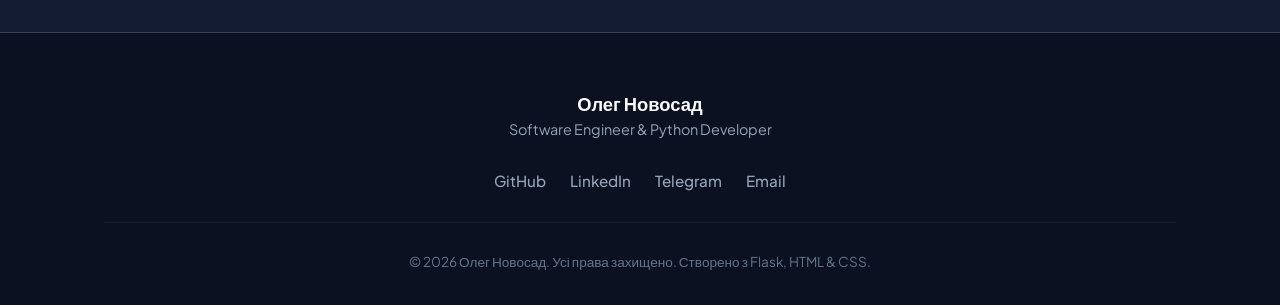
<file: docs/about.html>
<!DOCTYPE html>
<html lang="uk">
<head>
    <meta charset="UTF-8">
    <meta name="viewport" content="width=device-width, initial-scale=1.0">
    <title>Про мене — Олег Новосад</title>
    <link rel="preconnect" href="https://fonts.googleapis.com">
    <link rel="preconnect" href="https://fonts.gstatic.com" crossorigin>
    <link href="https://fonts.googleapis.com/css2?family=Plus+Jakarta+Sans:wght@400;500;600;700;800&family=JetBrains+Mono:wght@400;500&display=swap" rel="stylesheet">
    <link rel="stylesheet" href="./static/css/style.css">
    
</head>
<body>
    <!-- Header / Navbar -->
    <header class="site-header">
        <div class="container nav-container">
            <a href="./index.html" class="brand-logo">
                <span class="logo-accent">&lt;/&gt;</span>
                <span class="logo-text">Олег Новосад</span>
            </a>

            <button class="mobile-menu-toggle" id="mobileMenuToggle" aria-label="Відкрити меню">
                <span></span>
                <span></span>
                <span></span>
            </button>

            <nav class="nav-links" id="navLinks">
                <a href="./index.html" class="nav-link ">Головна</a>
                <a href="./about.html" class="nav-link active">Про мене</a>
                <a href="./projects.html" class="nav-link ">Проєкти</a>
                <a href="./contact.html" class="nav-link btn-nav ">Зв'язатися</a>
            </nav>
        </div>
    </header>

    <!-- Flash Messages -->
    <div class="container">
        
            
        
    </div>

    <!-- Main Content -->
    <main class="main-content">
        
<section class="page-header">
    <div class="container">
        <span class="section-tag">Біографія</span>
        <h1 class="page-title">Про мене</h1>
        <p class="page-subtitle">Мій досвід, підходи до розробки та технологічні інтереси</p>
    </div>
</section>

<section class="section about-detail-section">
    <div class="container about-grid">
        <div class="about-text-content">
            <h2 class="sub-heading">Привіт, я Олег! 👋</h2>
            <p>
                Я захоплений інженер-програміст із фокусом на бекенд-розробці, проєктуванні архітектури
                та створенні надійних масштабованих додатків. Моя мета — перетворювати складні технічні
                завдання на зрозумілі, ефективні та елегантні рішення.
            </p>
            <p>
                Особливу увагу я приділяю чистоті коду, покриттю тестами та зручності підтримки
                продуктів. Мені подобається працювати як над серверною логікою та роботою з базами даних,
                так і над зручним інтерфейсом користувача.
            </p>

            <h3 class="sub-heading-small">Чим я керуюся в роботі:</h3>
            <ul class="values-list">
                <li>
                    <strong>Якість та надійність:</strong> Код повинен бути тестованим, читабельним та самодокументованим.
                </li>
                <li>
                    <strong>Орієнтація на користувача:</strong> Технології існують для вирішення реальних людських потреб і бізнес-цілей.
                </li>
                <li>
                    <strong>Постійний розвиток:</strong> Слідкую за актуальними трендами індустрії та вдосконалюю навички щодня.
                </li>
            </ul>

            <div class="about-actions">
                <a href="./contact.html" class="btn btn-primary">Зв'язатися</a>
                <a href="./projects.html" class="btn btn-secondary">Мої проєкти</a>
            </div>
        </div>

        <div class="about-sidebar">
            <div class="info-card">
                <h3 class="info-card-title">Коротка інформація</h3>
                <ul class="info-list">
                    <li>
                        <span class="info-label">Ім'я:</span>
                        <span class="info-value">Олег Новосад</span>
                    </li>
                    <li>
                        <span class="info-label">Спеціалізація:</span>
                        <span class="info-value">Software Engineer &amp; Python Developer</span>
                    </li>
                    <li>
                        <span class="info-label">Місто:</span>
                        <span class="info-value">Київ, Україна</span>
                    </li>
                    <li>
                        <span class="info-label">Основна мова:</span>
                        <span class="info-value">Python</span>
                    </li>
                    <li>
                        <span class="info-label">Статус:</span>
                        <span class="info-value text-success">Доступний до проєктів</span>
                    </li>
                </ul>
            </div>

            <div class="social-box">
                <h4 class="social-box-title">Швидкі посилання</h4>
                <div class="social-links-vertical">
                    <a href="https://github.com/olegnovosad" target="_blank" rel="noopener noreferrer" class="social-link-item">
                        <span>GitHub</span> &rarr;
                    </a>
                    <a href="https://linkedin.com/in/olegnovosad" target="_blank" rel="noopener noreferrer" class="social-link-item">
                        <span>LinkedIn</span> &rarr;
                    </a>
                    <a href="https://t.me/olegnovosad" target="_blank" rel="noopener noreferrer" class="social-link-item">
                        <span>Telegram</span> &rarr;
                    </a>
                </div>
            </div>
        </div>
    </div>
</section>

<!-- Skills breakdown -->
<section class="section section-skills-detailed bg-alt">
    <div class="container">
        <div class="section-header center">
            <span class="section-tag">Компетенції</span>
            <h2 class="section-title">Технологічний стек</h2>
        </div>

        <div class="skills-categories-grid">
            
                <div class="skill-category-card">
                    <h3 class="skill-category-title">Backend</h3>
                    <div class="skill-tags">
                        
                            <span class="skill-pill">Python</span>
                        
                            <span class="skill-pill">Flask</span>
                        
                            <span class="skill-pill">FastAPI</span>
                        
                            <span class="skill-pill">PostgreSQL</span>
                        
                            <span class="skill-pill">Redis</span>
                        
                            <span class="skill-pill">REST APIs</span>
                        
                    </div>
                </div>
            
                <div class="skill-category-card">
                    <h3 class="skill-category-title">Frontend &amp; Tools</h3>
                    <div class="skill-tags">
                        
                            <span class="skill-pill">HTML5</span>
                        
                            <span class="skill-pill">CSS3</span>
                        
                            <span class="skill-pill">JavaScript</span>
                        
                            <span class="skill-pill">Git</span>
                        
                            <span class="skill-pill">Docker</span>
                        
                            <span class="skill-pill">Linux</span>
                        
                    </div>
                </div>
            
                <div class="skill-category-card">
                    <h3 class="skill-category-title">Практики</h3>
                    <div class="skill-tags">
                        
                            <span class="skill-pill">Clean Architecture</span>
                        
                            <span class="skill-pill">Unit Testing</span>
                        
                            <span class="skill-pill">CI/CD</span>
                        
                            <span class="skill-pill">Agile/Scrum</span>
                        
                    </div>
                </div>
            
        </div>
    </div>
</section>

    </main>

    <!-- Footer -->
    <footer class="site-footer">
        <div class="container footer-container">
            <div class="footer-info">
                <p class="footer-name">Олег Новосад</p>
                <p class="footer-sub">Software Engineer &amp; Python Developer</p>
            </div>
            <div class="footer-socials">
                <a href="https://github.com/olegnovosad" target="_blank" rel="noopener noreferrer" class="social-link" title="GitHub">GitHub</a>
                <a href="https://linkedin.com/in/olegnovosad" target="_blank" rel="noopener noreferrer" class="social-link" title="LinkedIn">LinkedIn</a>
                <a href="https://t.me/olegnovosad" target="_blank" rel="noopener noreferrer" class="social-link" title="Telegram">Telegram</a>
                <a href="mailto:oleg@example.com" class="social-link" title="Email">Email</a>
            </div>
            <div class="footer-bottom">
                <p>&copy; <span id="currentYear"></span> Олег Новосад. Усі права захищено. Створено з Flask, HTML & CSS.</p>
            </div>
        </div>
    </footer>

    <script src="./static/js/main.js"></script>
    
</body>
</html>
</file>
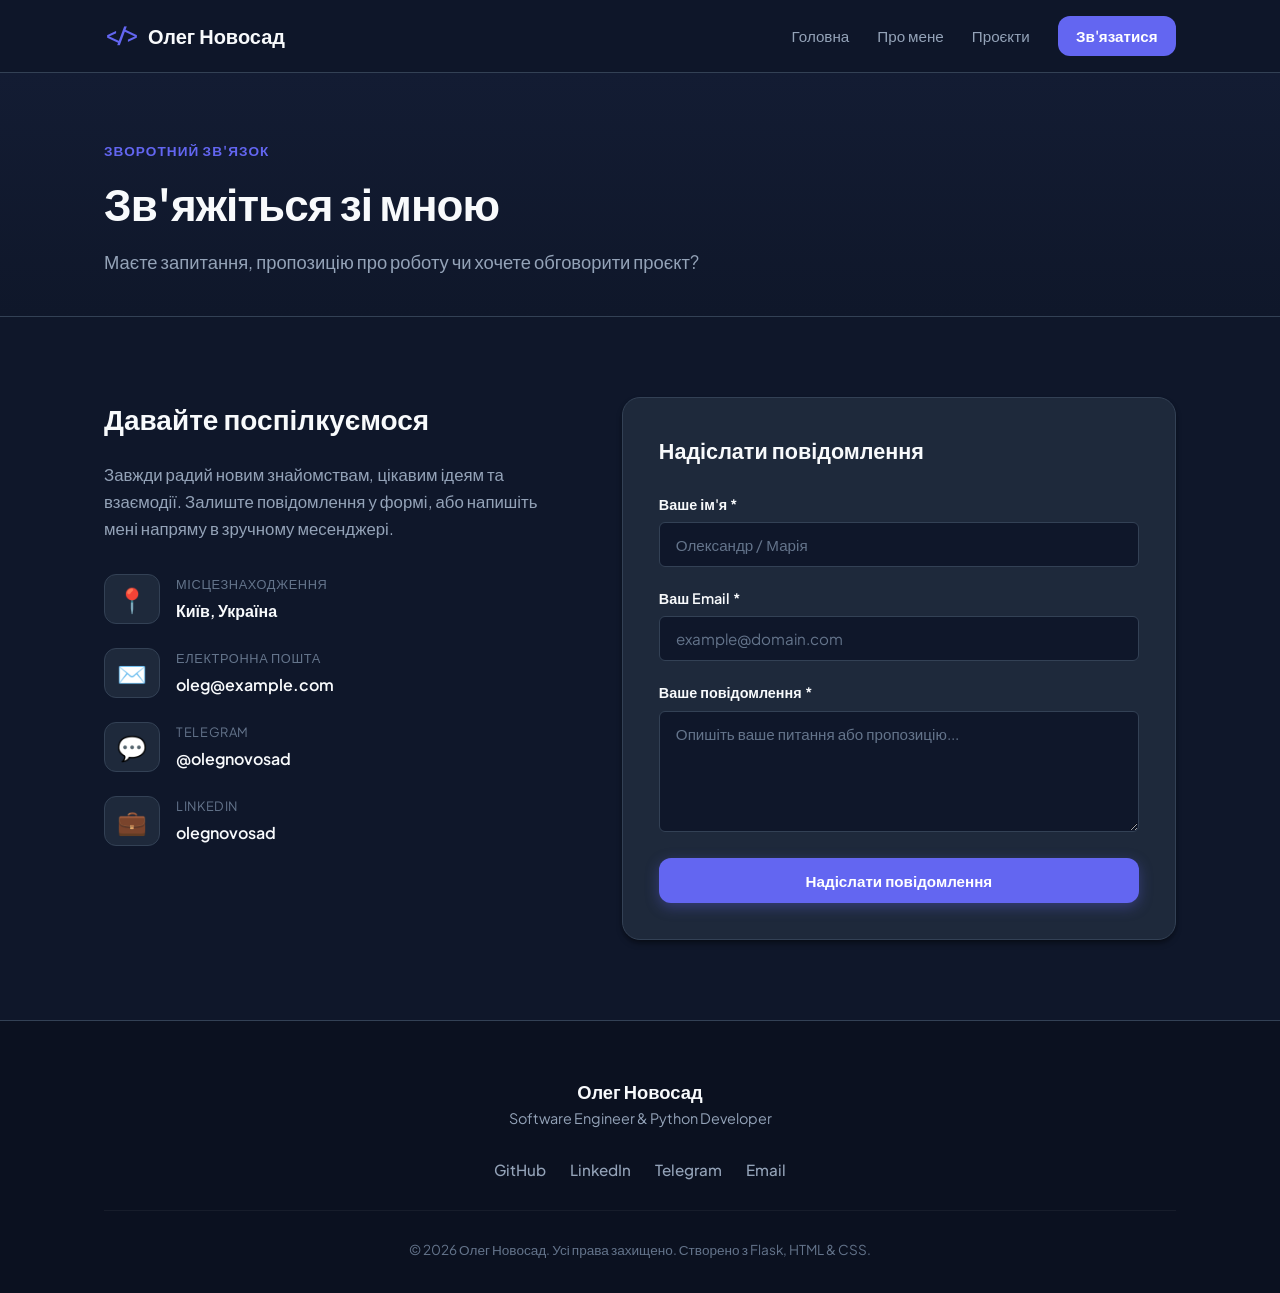
<file: docs/contact.html>
<!DOCTYPE html>
<html lang="uk">
<head>
    <meta charset="UTF-8">
    <meta name="viewport" content="width=device-width, initial-scale=1.0">
    <title>Контакти — Олег Новосад</title>
    <link rel="preconnect" href="https://fonts.googleapis.com">
    <link rel="preconnect" href="https://fonts.gstatic.com" crossorigin>
    <link href="https://fonts.googleapis.com/css2?family=Plus+Jakarta+Sans:wght@400;500;600;700;800&family=JetBrains+Mono:wght@400;500&display=swap" rel="stylesheet">
    <link rel="stylesheet" href="./static/css/style.css">
    
</head>
<body>
    <!-- Header / Navbar -->
    <header class="site-header">
        <div class="container nav-container">
            <a href="./index.html" class="brand-logo">
                <span class="logo-accent">&lt;/&gt;</span>
                <span class="logo-text">Олег Новосад</span>
            </a>

            <button class="mobile-menu-toggle" id="mobileMenuToggle" aria-label="Відкрити меню">
                <span></span>
                <span></span>
                <span></span>
            </button>

            <nav class="nav-links" id="navLinks">
                <a href="./index.html" class="nav-link ">Головна</a>
                <a href="./about.html" class="nav-link ">Про мене</a>
                <a href="./projects.html" class="nav-link ">Проєкти</a>
                <a href="./contact.html" class="nav-link btn-nav active">Зв'язатися</a>
            </nav>
        </div>
    </header>

    <!-- Flash Messages -->
    <div class="container">
        
            
        
    </div>

    <!-- Main Content -->
    <main class="main-content">
        
<section class="page-header">
    <div class="container">
        <span class="section-tag">Зворотний зв'язок</span>
        <h1 class="page-title">Зв'яжіться зі мною</h1>
        <p class="page-subtitle">Маєте запитання, пропозицію про роботу чи хочете обговорити проєкт?</p>
    </div>
</section>

<section class="section">
    <div class="container contact-container">
        <div class="contact-info-panel">
            <h2 class="sub-heading">Давайте поспілкуємося</h2>
            <p class="contact-lead">
                Завжди радий новим знайомствам, цікавим ідеям та взаємодії. Залиште повідомлення у формі, або напишіть мені напряму в зручному месенджері.
            </p>

            <div class="contact-methods">
                <div class="contact-method-item">
                    <div class="method-icon">📍</div>
                    <div>
                        <div class="method-label">Місцезнаходження</div>
                        <div class="method-value">Київ, Україна</div>
                    </div>
                </div>

                <div class="contact-method-item">
                    <div class="method-icon">✉️</div>
                    <div>
                        <div class="method-label">Електронна пошта</div>
                        <div class="method-value">
                            <a href="mailto:oleg@example.com">oleg@example.com</a>
                        </div>
                    </div>
                </div>

                <div class="contact-method-item">
                    <div class="method-icon">💬</div>
                    <div>
                        <div class="method-label">Telegram</div>
                        <div class="method-value">
                            <a href="https://t.me/olegnovosad" target="_blank" rel="noopener noreferrer">@olegnovosad</a>
                        </div>
                    </div>
                </div>

                <div class="contact-method-item">
                    <div class="method-icon">💼</div>
                    <div>
                        <div class="method-label">LinkedIn</div>
                        <div class="method-value">
                            <a href="https://linkedin.com/in/olegnovosad" target="_blank" rel="noopener noreferrer">olegnovosad</a>
                        </div>
                    </div>
                </div>
            </div>
        </div>

        <div class="contact-form-panel">
            <div class="form-card">
                <h3 class="form-title">Надіслати повідомлення</h3>
                <form action="/contact" method="POST" class="contact-form" id="contactForm">
                    <div class="form-group">
                        <label for="name" class="form-label">Ваше ім'я *</label>
                        <input type="text" id="name" name="name" class="form-control" placeholder="Олександр / Марія" required>
                    </div>

                    <div class="form-group">
                        <label for="email" class="form-label">Ваш Email *</label>
                        <input type="email" id="email" name="email" class="form-control" placeholder="example@domain.com" required>
                    </div>

                    <div class="form-group">
                        <label for="message" class="form-label">Ваше повідомлення *</label>
                        <textarea id="message" name="message" rows="5" class="form-control" placeholder="Опишіть ваше питання або пропозицію..." required></textarea>
                    </div>

                    <button type="submit" class="btn btn-primary btn-block">Надіслати повідомлення</button>
                </form>
            </div>
        </div>
    </div>
</section>

    </main>

    <!-- Footer -->
    <footer class="site-footer">
        <div class="container footer-container">
            <div class="footer-info">
                <p class="footer-name">Олег Новосад</p>
                <p class="footer-sub">Software Engineer &amp; Python Developer</p>
            </div>
            <div class="footer-socials">
                <a href="https://github.com/olegnovosad" target="_blank" rel="noopener noreferrer" class="social-link" title="GitHub">GitHub</a>
                <a href="https://linkedin.com/in/olegnovosad" target="_blank" rel="noopener noreferrer" class="social-link" title="LinkedIn">LinkedIn</a>
                <a href="https://t.me/olegnovosad" target="_blank" rel="noopener noreferrer" class="social-link" title="Telegram">Telegram</a>
                <a href="mailto:oleg@example.com" class="social-link" title="Email">Email</a>
            </div>
            <div class="footer-bottom">
                <p>&copy; <span id="currentYear"></span> Олег Новосад. Усі права захищено. Створено з Flask, HTML & CSS.</p>
            </div>
        </div>
    </footer>

    <script src="./static/js/main.js"></script>
    
</body>
</html>
</file>
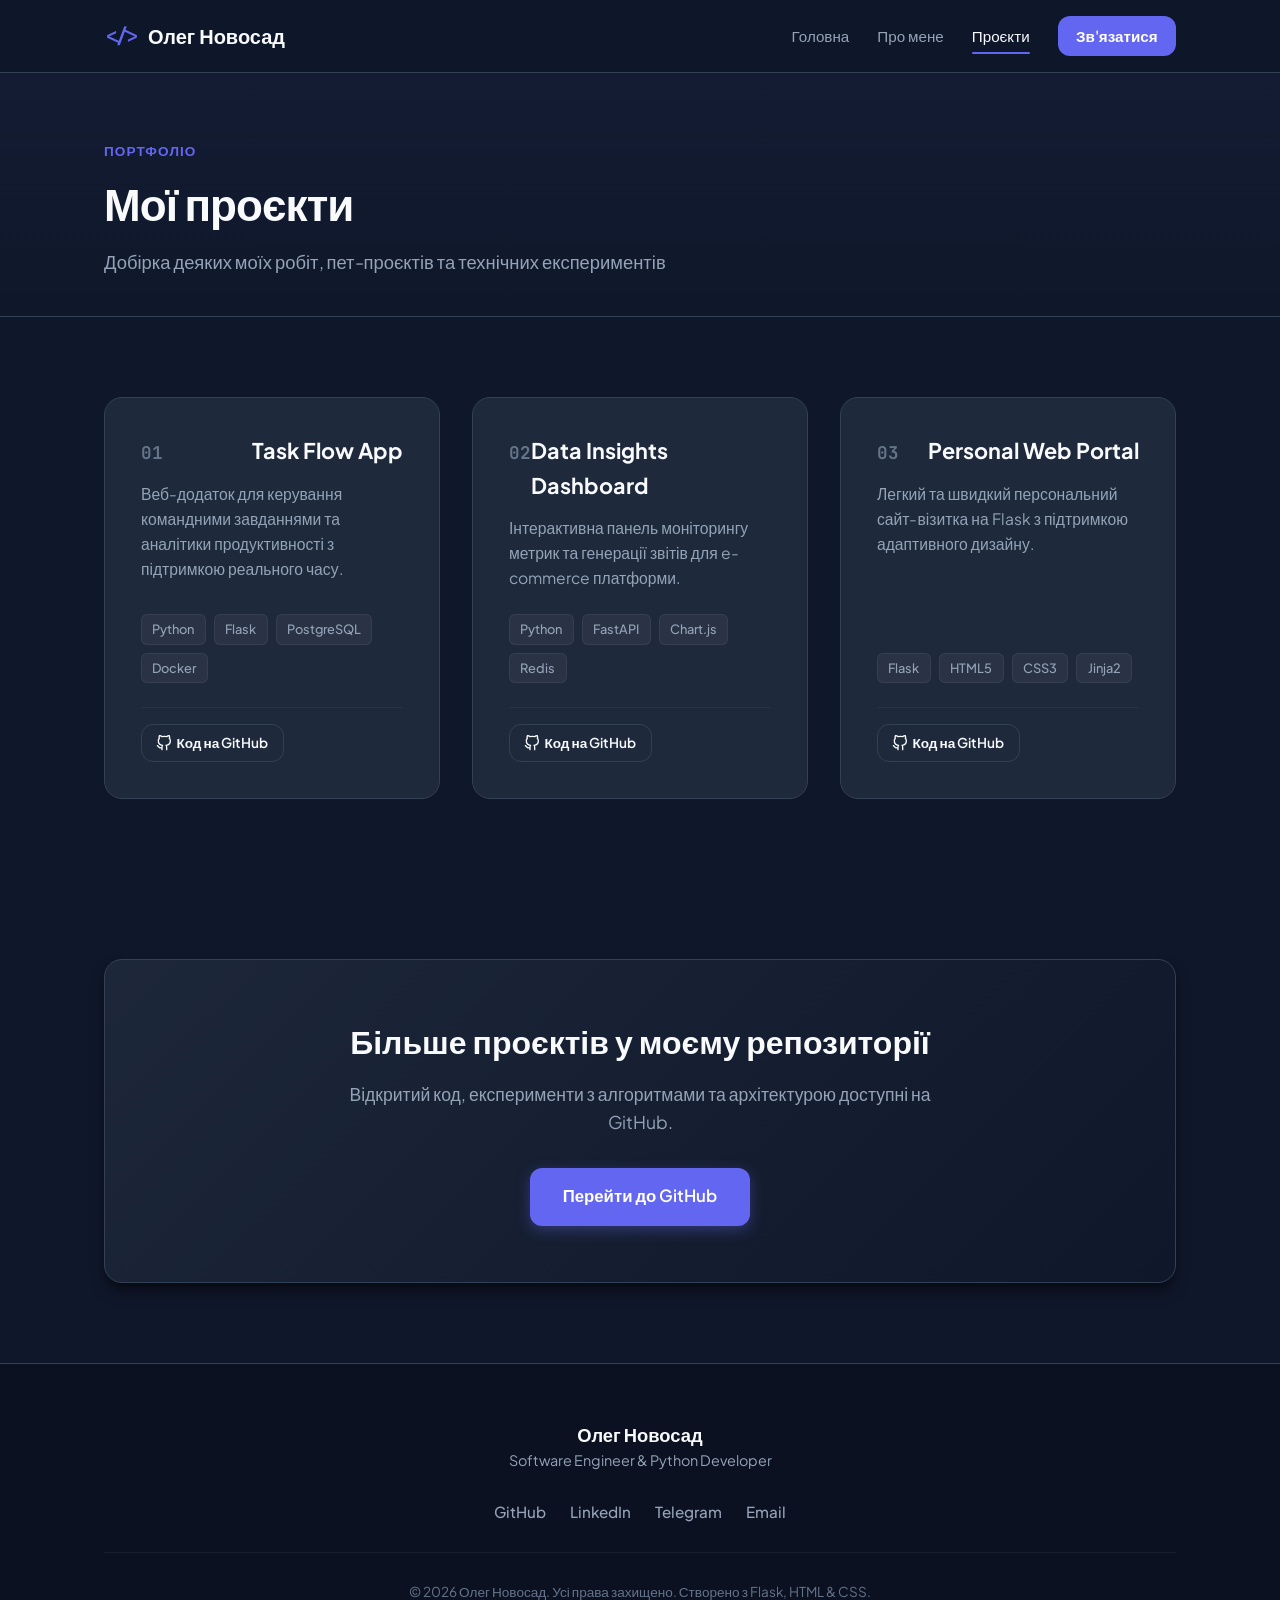
<file: docs/projects.html>
<!DOCTYPE html>
<html lang="uk">
<head>
    <meta charset="UTF-8">
    <meta name="viewport" content="width=device-width, initial-scale=1.0">
    <title>Проєкти — Олег Новосад</title>
    <link rel="preconnect" href="https://fonts.googleapis.com">
    <link rel="preconnect" href="https://fonts.gstatic.com" crossorigin>
    <link href="https://fonts.googleapis.com/css2?family=Plus+Jakarta+Sans:wght@400;500;600;700;800&family=JetBrains+Mono:wght@400;500&display=swap" rel="stylesheet">
    <link rel="stylesheet" href="./static/css/style.css">
    
</head>
<body>
    <!-- Header / Navbar -->
    <header class="site-header">
        <div class="container nav-container">
            <a href="./index.html" class="brand-logo">
                <span class="logo-accent">&lt;/&gt;</span>
                <span class="logo-text">Олег Новосад</span>
            </a>

            <button class="mobile-menu-toggle" id="mobileMenuToggle" aria-label="Відкрити меню">
                <span></span>
                <span></span>
                <span></span>
            </button>

            <nav class="nav-links" id="navLinks">
                <a href="./index.html" class="nav-link ">Головна</a>
                <a href="./about.html" class="nav-link ">Про мене</a>
                <a href="./projects.html" class="nav-link active">Проєкти</a>
                <a href="./contact.html" class="nav-link btn-nav ">Зв'язатися</a>
            </nav>
        </div>
    </header>

    <!-- Flash Messages -->
    <div class="container">
        
            
        
    </div>

    <!-- Main Content -->
    <main class="main-content">
        
<section class="page-header">
    <div class="container">
        <span class="section-tag">Портфоліо</span>
        <h1 class="page-title">Мої проєкти</h1>
        <p class="page-subtitle">Добірка деяких моїх робіт, пет-проєктів та технічних експериментів</p>
    </div>
</section>

<section class="section">
    <div class="container">
        <div class="projects-grid">
            
                <div class="project-card large">
                    <div class="project-card-header">
                        <span class="project-number">01</span>
                        <h3 class="project-name">Task Flow App</h3>
                    </div>
                    <p class="project-description">Веб-додаток для керування командними завданнями та аналітики продуктивності з підтримкою реального часу.</p>
                    <div class="project-tags">
                        
                            <span class="tag">Python</span>
                        
                            <span class="tag">Flask</span>
                        
                            <span class="tag">PostgreSQL</span>
                        
                            <span class="tag">Docker</span>
                        
                    </div>
                    <div class="project-links">
                        <a href="https://github.com/olegnovosad" target="_blank" rel="noopener noreferrer" class="btn btn-outline btn-sm">
                            <svg width="16" height="16" viewBox="0 0 24 24" fill="none" stroke="currentColor" stroke-width="2" stroke-linecap="round" stroke-linejoin="round" style="vertical-align: middle; margin-right: 4px;"><path d="M9 19c-5 1.5-5-2.5-7-3m14 6v-3.87a3.37 3.37 0 0 0-.94-2.61c3.14-.35 6.44-1.54 6.44-7A5.44 5.44 0 0 0 20 4.77 5.07 5.07 0 0 0 19.91 1S18.73.65 16 2.48a13.38 13.38 0 0 0-7 0C6.27.65 5.09 1 5.09 1A5.07 5.07 0 0 0 5 4.77a5.44 5.44 0 0 0-1.5 3.78c0 5.42 3.3 6.61 6.44 7A3.37 3.37 0 0 0 9 18.13V22"></path></svg>
                            Код на GitHub
                        </a>
                        
                    </div>
                </div>
            
                <div class="project-card large">
                    <div class="project-card-header">
                        <span class="project-number">02</span>
                        <h3 class="project-name">Data Insights Dashboard</h3>
                    </div>
                    <p class="project-description">Інтерактивна панель моніторингу метрик та генерації звітів для e-commerce платформи.</p>
                    <div class="project-tags">
                        
                            <span class="tag">Python</span>
                        
                            <span class="tag">FastAPI</span>
                        
                            <span class="tag">Chart.js</span>
                        
                            <span class="tag">Redis</span>
                        
                    </div>
                    <div class="project-links">
                        <a href="https://github.com/olegnovosad" target="_blank" rel="noopener noreferrer" class="btn btn-outline btn-sm">
                            <svg width="16" height="16" viewBox="0 0 24 24" fill="none" stroke="currentColor" stroke-width="2" stroke-linecap="round" stroke-linejoin="round" style="vertical-align: middle; margin-right: 4px;"><path d="M9 19c-5 1.5-5-2.5-7-3m14 6v-3.87a3.37 3.37 0 0 0-.94-2.61c3.14-.35 6.44-1.54 6.44-7A5.44 5.44 0 0 0 20 4.77 5.07 5.07 0 0 0 19.91 1S18.73.65 16 2.48a13.38 13.38 0 0 0-7 0C6.27.65 5.09 1 5.09 1A5.07 5.07 0 0 0 5 4.77a5.44 5.44 0 0 0-1.5 3.78c0 5.42 3.3 6.61 6.44 7A3.37 3.37 0 0 0 9 18.13V22"></path></svg>
                            Код на GitHub
                        </a>
                        
                    </div>
                </div>
            
                <div class="project-card large">
                    <div class="project-card-header">
                        <span class="project-number">03</span>
                        <h3 class="project-name">Personal Web Portal</h3>
                    </div>
                    <p class="project-description">Легкий та швидкий персональний сайт-візитка на Flask з підтримкою адаптивного дизайну.</p>
                    <div class="project-tags">
                        
                            <span class="tag">Flask</span>
                        
                            <span class="tag">HTML5</span>
                        
                            <span class="tag">CSS3</span>
                        
                            <span class="tag">Jinja2</span>
                        
                    </div>
                    <div class="project-links">
                        <a href="https://github.com/olegnovosad" target="_blank" rel="noopener noreferrer" class="btn btn-outline btn-sm">
                            <svg width="16" height="16" viewBox="0 0 24 24" fill="none" stroke="currentColor" stroke-width="2" stroke-linecap="round" stroke-linejoin="round" style="vertical-align: middle; margin-right: 4px;"><path d="M9 19c-5 1.5-5-2.5-7-3m14 6v-3.87a3.37 3.37 0 0 0-.94-2.61c3.14-.35 6.44-1.54 6.44-7A5.44 5.44 0 0 0 20 4.77 5.07 5.07 0 0 0 19.91 1S18.73.65 16 2.48a13.38 13.38 0 0 0-7 0C6.27.65 5.09 1 5.09 1A5.07 5.07 0 0 0 5 4.77a5.44 5.44 0 0 0-1.5 3.78c0 5.42 3.3 6.61 6.44 7A3.37 3.37 0 0 0 9 18.13V22"></path></svg>
                            Код на GitHub
                        </a>
                        
                    </div>
                </div>
            
        </div>
    </div>
</section>

<!-- GitHub Prompt Section -->
<section class="section section-cta">
    <div class="container">
        <div class="cta-box">
            <h2 class="cta-title">Більше проєктів у моєму репозиторії</h2>
            <p class="cta-text">Відкритий код, експерименти з алгоритмами та архітектурою доступні на GitHub.</p>
            <div class="cta-actions">
                <a href="https://github.com/olegnovosad" target="_blank" rel="noopener noreferrer" class="btn btn-primary btn-large">
                    Перейти до GitHub
                </a>
            </div>
        </div>
    </div>
</section>

    </main>

    <!-- Footer -->
    <footer class="site-footer">
        <div class="container footer-container">
            <div class="footer-info">
                <p class="footer-name">Олег Новосад</p>
                <p class="footer-sub">Software Engineer &amp; Python Developer</p>
            </div>
            <div class="footer-socials">
                <a href="https://github.com/olegnovosad" target="_blank" rel="noopener noreferrer" class="social-link" title="GitHub">GitHub</a>
                <a href="https://linkedin.com/in/olegnovosad" target="_blank" rel="noopener noreferrer" class="social-link" title="LinkedIn">LinkedIn</a>
                <a href="https://t.me/olegnovosad" target="_blank" rel="noopener noreferrer" class="social-link" title="Telegram">Telegram</a>
                <a href="mailto:oleg@example.com" class="social-link" title="Email">Email</a>
            </div>
            <div class="footer-bottom">
                <p>&copy; <span id="currentYear"></span> Олег Новосад. Усі права захищено. Створено з Flask, HTML & CSS.</p>
            </div>
        </div>
    </footer>

    <script src="./static/js/main.js"></script>
    
</body>
</html>
</file>
<file: docs/static/css/style.css>
/* ==========================================================================
   Base & CSS Variables
   ========================================================================== */
:root {
    --bg-primary: #0f172a;
    --bg-secondary: #1e293b;
    --bg-card: #1e293b;
    --bg-card-hover: #243248;
    --bg-input: #0f172a;
    --bg-alt: #131c33;
    
    --text-primary: #f8fafc;
    --text-secondary: #94a3b8;
    --text-muted: #64748b;
    
    --primary: #6366f1;
    --primary-hover: #4f46e5;
    --primary-light: rgba(99, 102, 241, 0.12);
    
    --accent: #38bdf8;
    --accent-emerald: #10b981;
    
    --border-color: #334155;
    --border-hover: #475569;
    
    --radius-sm: 6px;
    --radius-md: 12px;
    --radius-lg: 18px;
    --radius-full: 9999px;
    
    --shadow-sm: 0 1px 2px 0 rgba(0, 0, 0, 0.3);
    --shadow-md: 0 4px 6px -1px rgba(0, 0, 0, 0.4), 0 2px 4px -2px rgba(0, 0, 0, 0.3);
    --shadow-lg: 0 10px 15px -3px rgba(0, 0, 0, 0.5), 0 4px 6px -4px rgba(0, 0, 0, 0.4);
    
    --font-sans: 'Plus Jakarta Sans', -apple-system, BlinkMacSystemFont, 'Segoe UI', Roboto, Helvetica, Arial, sans-serif;
    --font-mono: 'JetBrains Mono', 'Fira Code', monospace;
    
    --transition: all 0.25s cubic-bezier(0.4, 0, 0.2, 1);
}

*, *::before, *::after {
    box-sizing: border-box;
    margin: 0;
    padding: 0;
}

html {
    scroll-behavior: smooth;
}

body {
    background-color: var(--bg-primary);
    color: var(--text-primary);
    font-family: var(--font-sans);
    line-height: 1.6;
    min-height: 100vh;
    display: flex;
    flex-direction: column;
    -webkit-font-smoothing: antialiased;
    -moz-osx-font-smoothing: grayscale;
}

.container {
    width: 100%;
    max-width: 1120px;
    margin-left: auto;
    margin-right: auto;
    padding-left: 1.5rem;
    padding-right: 1.5rem;
}

/* ==========================================================================
   Header & Navigation
   ========================================================================== */
.site-header {
    background: rgba(15, 23, 42, 0.85);
    backdrop-filter: blur(12px);
    -webkit-backdrop-filter: blur(12px);
    border-bottom: 1px solid var(--border-color);
    position: sticky;
    top: 0;
    z-index: 100;
}

.nav-container {
    display: flex;
    align-items: center;
    justify-content: space-between;
    height: 72px;
}

.brand-logo {
    display: flex;
    align-items: center;
    gap: 0.5rem;
    text-decoration: none;
    color: var(--text-primary);
    font-weight: 700;
    font-size: 1.25rem;
    transition: var(--transition);
}

.logo-accent {
    color: var(--primary);
    font-family: var(--font-mono);
    font-weight: 700;
}

.nav-links {
    display: flex;
    align-items: center;
    gap: 1.75rem;
}

.nav-link {
    text-decoration: none;
    color: var(--text-secondary);
    font-size: 0.95rem;
    font-weight: 500;
    transition: var(--transition);
    position: relative;
}

.nav-link:hover,
.nav-link.active {
    color: var(--text-primary);
}

.nav-link.active::after {
    content: '';
    position: absolute;
    bottom: -6px;
    left: 0;
    width: 100%;
    height: 2px;
    background-color: var(--primary);
    border-radius: var(--radius-full);
}

.btn-nav {
    padding: 0.5rem 1.15rem;
    background-color: var(--primary);
    color: #fff !important;
    border-radius: var(--radius-md);
    font-weight: 600;
}

.btn-nav:hover {
    background-color: var(--primary-hover);
    transform: translateY(-1px);
}

.btn-nav.active::after {
    display: none;
}

.mobile-menu-toggle {
    display: none;
    flex-direction: column;
    justify-content: space-between;
    width: 28px;
    height: 20px;
    background: transparent;
    border: none;
    cursor: pointer;
}

.mobile-menu-toggle span {
    display: block;
    height: 2.5px;
    width: 100%;
    background-color: var(--text-primary);
    border-radius: 2px;
    transition: var(--transition);
}

/* ==========================================================================
   Buttons & Links
   ========================================================================== */
.btn {
    display: inline-flex;
    align-items: center;
    justify-content: center;
    font-family: inherit;
    font-weight: 600;
    font-size: 0.95rem;
    padding: 0.75rem 1.5rem;
    border-radius: var(--radius-md);
    text-decoration: none;
    cursor: pointer;
    transition: var(--transition);
    border: 1px solid transparent;
}

.btn-primary {
    background-color: var(--primary);
    color: #ffffff;
    box-shadow: 0 4px 14px rgba(99, 102, 241, 0.35);
}

.btn-primary:hover {
    background-color: var(--primary-hover);
    transform: translateY(-2px);
    box-shadow: 0 6px 20px rgba(99, 102, 241, 0.45);
}

.btn-secondary {
    background-color: var(--bg-secondary);
    color: var(--text-primary);
    border: 1px solid var(--border-color);
}

.btn-secondary:hover {
    background-color: var(--bg-card-hover);
    border-color: var(--border-hover);
    transform: translateY(-2px);
}

.btn-outline {
    background-color: transparent;
    color: var(--text-primary);
    border: 1px solid var(--border-color);
}

.btn-outline:hover {
    background-color: rgba(255, 255, 255, 0.05);
    border-color: var(--text-secondary);
}

.btn-sm {
    padding: 0.45rem 0.9rem;
    font-size: 0.85rem;
}

.btn-large {
    padding: 0.9rem 2rem;
    font-size: 1.05rem;
}

.btn-block {
    width: 100%;
}

.link-arrow {
    display: inline-flex;
    align-items: center;
    gap: 0.35rem;
    color: var(--primary);
    text-decoration: none;
    font-weight: 600;
    transition: var(--transition);
}

.link-arrow:hover {
    color: var(--accent);
    transform: translateX(4px);
}

/* ==========================================================================
   Hero Section
   ========================================================================== */
.hero-section {
    padding: 5rem 0 4rem;
}

.hero-container {
    display: grid;
    grid-template-columns: 1.15fr 0.85fr;
    gap: 3.5rem;
    align-items: center;
}

.status-badge {
    display: inline-flex;
    align-items: center;
    gap: 0.5rem;
    background-color: rgba(16, 185, 129, 0.1);
    color: #34d399;
    border: 1px solid rgba(16, 185, 129, 0.25);
    padding: 0.35rem 0.85rem;
    border-radius: var(--radius-full);
    font-size: 0.85rem;
    font-weight: 500;
    margin-bottom: 1.5rem;
}

.status-indicator {
    width: 8px;
    height: 8px;
    background-color: var(--accent-emerald);
    border-radius: 50%;
    box-shadow: 0 0 10px var(--accent-emerald);
    animation: pulse 2s infinite;
}

@keyframes pulse {
    0%, 100% { opacity: 1; transform: scale(1); }
    50% { opacity: 0.4; transform: scale(0.85); }
}

.hero-title {
    font-size: 3.25rem;
    font-weight: 800;
    line-height: 1.15;
    margin-bottom: 1rem;
    letter-spacing: -0.025em;
}

.gradient-text {
    background: linear-gradient(135deg, #6366f1 0%, #38bdf8 100%);
    -webkit-background-clip: text;
    -webkit-text-fill-color: transparent;
}

.hero-subtitle {
    font-size: 1.35rem;
    color: var(--text-secondary);
    font-weight: 600;
    margin-bottom: 1.25rem;
}

.hero-description {
    color: var(--text-secondary);
    font-size: 1.1rem;
    margin-bottom: 2rem;
    max-width: 580px;
}

.hero-actions {
    display: flex;
    flex-wrap: wrap;
    gap: 1rem;
    margin-bottom: 2.5rem;
}

.hero-meta {
    display: flex;
    gap: 2rem;
    padding-top: 1.5rem;
    border-top: 1px solid var(--border-color);
}

.meta-item {
    display: flex;
    flex-direction: column;
    gap: 0.25rem;
}

.meta-label {
    font-size: 0.8rem;
    color: var(--text-muted);
    text-transform: uppercase;
    letter-spacing: 0.05em;
}

.meta-value {
    font-weight: 600;
    color: var(--text-primary);
}

/* Code Card in Hero */
.code-card {
    background: #090d16;
    border: 1px solid var(--border-color);
    border-radius: var(--radius-lg);
    overflow: hidden;
    box-shadow: var(--shadow-lg);
}

.code-card-header {
    background: #111827;
    padding: 0.75rem 1rem;
    display: flex;
    align-items: center;
    gap: 0.5rem;
    border-bottom: 1px solid rgba(255, 255, 255, 0.06);
}

.code-card-header .dot {
    width: 11px;
    height: 11px;
    border-radius: 50%;
}

.dot.red { background-color: #ef4444; }
.dot.yellow { background-color: #f59e0b; }
.dot.green { background-color: #10b981; }

.card-filename {
    margin-left: 0.75rem;
    font-family: var(--font-mono);
    font-size: 0.8rem;
    color: var(--text-muted);
}

.code-card-body {
    padding: 1.5rem;
    font-family: var(--font-mono);
    font-size: 0.92rem;
    line-height: 1.7;
    overflow-x: auto;
}

.code-keyword { color: #f43f5e; }
.code-class { color: #38bdf8; }
.code-func { color: #a855f7; }
.code-string { color: #10b981; }

/* ==========================================================================
   Sections General
   ========================================================================== */
.section {
    padding: 5rem 0;
}

.bg-alt {
    background-color: var(--bg-alt);
}

.section-header {
    display: flex;
    justify-content: space-between;
    align-items: flex-end;
    margin-bottom: 2.75rem;
}

.section-header.center {
    flex-direction: column;
    align-items: center;
    text-align: center;
}

.section-tag {
    display: inline-block;
    color: var(--primary);
    font-size: 0.85rem;
    font-weight: 700;
    text-transform: uppercase;
    letter-spacing: 0.08em;
    margin-bottom: 0.4rem;
}

.section-title {
    font-size: 2.25rem;
    font-weight: 700;
    letter-spacing: -0.02em;
}

.section-subtitle {
    color: var(--text-secondary);
    font-size: 1.05rem;
    margin-top: 0.5rem;
    max-width: 600px;
}

/* ==========================================================================
   Projects Grid & Cards
   ========================================================================== */
.projects-grid {
    display: grid;
    grid-template-columns: repeat(auto-fill, minmax(320px, 1fr));
    gap: 2rem;
}

.project-card {
    background: var(--bg-card);
    border: 1px solid var(--border-color);
    border-radius: var(--radius-lg);
    padding: 2rem;
    display: flex;
    flex-direction: column;
    transition: var(--transition);
}

.project-card:hover {
    transform: translateY(-4px);
    border-color: var(--primary);
    box-shadow: 0 12px 24px -10px rgba(99, 102, 241, 0.25);
}

.project-card.large {
    padding: 2.25rem;
}

.project-card-header {
    display: flex;
    justify-content: space-between;
    align-items: baseline;
    margin-bottom: 0.75rem;
}

.project-name {
    font-size: 1.35rem;
    font-weight: 700;
}

.project-badge {
    background: var(--primary-light);
    color: var(--primary);
    font-size: 0.75rem;
    font-weight: 700;
    padding: 0.2rem 0.6rem;
    border-radius: var(--radius-full);
}

.project-number {
    font-family: var(--font-mono);
    color: var(--text-muted);
    font-size: 1.1rem;
    font-weight: 700;
}

.project-description {
    color: var(--text-secondary);
    font-size: 0.98rem;
    margin-bottom: 1.5rem;
    flex-grow: 1;
}

.project-tags {
    display: flex;
    flex-wrap: wrap;
    gap: 0.5rem;
    margin-bottom: 1.5rem;
}

.tag {
    background: rgba(255, 255, 255, 0.05);
    color: var(--text-secondary);
    font-size: 0.8rem;
    font-weight: 500;
    padding: 0.25rem 0.65rem;
    border-radius: var(--radius-sm);
    border: 1px solid rgba(255, 255, 255, 0.06);
}

.project-links {
    display: flex;
    align-items: center;
    gap: 1.25rem;
    padding-top: 1rem;
    border-top: 1px solid rgba(255, 255, 255, 0.05);
}

.btn-link {
    color: var(--primary);
    text-decoration: none;
    font-weight: 600;
    font-size: 0.9rem;
    transition: var(--transition);
}

.btn-link:hover {
    color: var(--accent);
}

/* ==========================================================================
   Skills Grid
   ========================================================================== */
.skills-categories-grid {
    display: grid;
    grid-template-columns: repeat(auto-fit, minmax(280px, 1fr));
    gap: 1.5rem;
}

.skill-category-card {
    background: var(--bg-card);
    border: 1px solid var(--border-color);
    border-radius: var(--radius-md);
    padding: 1.75rem;
    transition: var(--transition);
}

.skill-category-card:hover {
    border-color: var(--border-hover);
    background: var(--bg-card-hover);
}

.skill-category-title {
    font-size: 1.15rem;
    font-weight: 700;
    margin-bottom: 1.25rem;
    color: var(--text-primary);
}

.skill-tags {
    display: flex;
    flex-wrap: wrap;
    gap: 0.6rem;
}

.skill-pill {
    background-color: rgba(99, 102, 241, 0.1);
    color: #c7d2fe;
    font-size: 0.88rem;
    font-weight: 600;
    padding: 0.4rem 0.85rem;
    border-radius: var(--radius-full);
    border: 1px solid rgba(99, 102, 241, 0.2);
}

/* ==========================================================================
   CTA Section
   ========================================================================== */
.cta-box {
    background: linear-gradient(135deg, rgba(30, 41, 59, 0.9) 0%, rgba(15, 23, 42, 0.95) 100%);
    border: 1px solid var(--border-color);
    border-radius: var(--radius-lg);
    padding: 3.5rem 2rem;
    text-align: center;
    box-shadow: var(--shadow-lg);
}

.cta-title {
    font-size: 2rem;
    font-weight: 700;
    margin-bottom: 0.75rem;
}

.cta-text {
    color: var(--text-secondary);
    font-size: 1.1rem;
    margin-bottom: 2rem;
    max-width: 600px;
    margin-left: auto;
    margin-right: auto;
}

.cta-actions {
    display: flex;
    justify-content: center;
    gap: 1rem;
    flex-wrap: wrap;
}

/* ==========================================================================
   Page Headers (About, Projects, Contact)
   ========================================================================== */
.page-header {
    padding: 4rem 0 2.5rem;
    border-bottom: 1px solid var(--border-color);
    background: linear-gradient(180deg, var(--bg-alt) 0%, var(--bg-primary) 100%);
}

.page-title {
    font-size: 2.75rem;
    font-weight: 800;
    letter-spacing: -0.02em;
    margin-bottom: 0.5rem;
}

.page-subtitle {
    color: var(--text-secondary);
    font-size: 1.15rem;
    max-width: 650px;
}

/* ==========================================================================
   About Page Layout
   ========================================================================== */
.about-grid {
    display: grid;
    grid-template-columns: 1.4fr 0.8fr;
    gap: 3.5rem;
}

.about-text-content p {
    color: var(--text-secondary);
    font-size: 1.05rem;
    margin-bottom: 1.25rem;
}

.sub-heading {
    font-size: 1.75rem;
    font-weight: 700;
    margin-bottom: 1.25rem;
}

.sub-heading-small {
    font-size: 1.25rem;
    font-weight: 700;
    margin: 2rem 0 1rem;
}

.values-list {
    list-style: none;
    margin-bottom: 2rem;
}

.values-list li {
    position: relative;
    padding-left: 1.75rem;
    margin-bottom: 0.85rem;
    color: var(--text-secondary);
}

.values-list li::before {
    content: "✓";
    position: absolute;
    left: 0;
    color: var(--primary);
    font-weight: 700;
}

.about-actions {
    display: flex;
    gap: 1rem;
    margin-top: 2rem;
}

.info-card {
    background: var(--bg-card);
    border: 1px solid var(--border-color);
    border-radius: var(--radius-md);
    padding: 1.75rem;
    margin-bottom: 1.5rem;
}

.info-card-title {
    font-size: 1.15rem;
    font-weight: 700;
    margin-bottom: 1.25rem;
    border-bottom: 1px solid var(--border-color);
    padding-bottom: 0.75rem;
}

.info-list {
    list-style: none;
}

.info-list li {
    display: flex;
    justify-content: space-between;
    padding: 0.6rem 0;
    border-bottom: 1px solid rgba(255, 255, 255, 0.04);
    font-size: 0.95rem;
}

.info-list li:last-child {
    border-bottom: none;
}

.info-label {
    color: var(--text-muted);
}

.info-value {
    font-weight: 600;
}

.text-success {
    color: var(--accent-emerald);
}

.social-box {
    background: var(--bg-card);
    border: 1px solid var(--border-color);
    border-radius: var(--radius-md);
    padding: 1.5rem;
}

.social-box-title {
    font-size: 1rem;
    font-weight: 700;
    margin-bottom: 1rem;
}

.social-links-vertical {
    display: flex;
    flex-direction: column;
    gap: 0.75rem;
}

.social-link-item {
    display: flex;
    justify-content: space-between;
    align-items: center;
    color: var(--text-secondary);
    text-decoration: none;
    font-size: 0.95rem;
    padding: 0.5rem 0.75rem;
    border-radius: var(--radius-sm);
    background: rgba(255, 255, 255, 0.03);
    transition: var(--transition);
}

.social-link-item:hover {
    background: var(--primary-light);
    color: var(--primary);
    transform: translateX(3px);
}

/* ==========================================================================
   Contact Page Layout & Forms
   ========================================================================== */
.contact-container {
    display: grid;
    grid-template-columns: 1fr 1.2fr;
    gap: 3.5rem;
}

.contact-lead {
    color: var(--text-secondary);
    font-size: 1.05rem;
    margin-bottom: 2rem;
}

.contact-methods {
    display: flex;
    flex-direction: column;
    gap: 1.5rem;
}

.contact-method-item {
    display: flex;
    align-items: flex-start;
    gap: 1rem;
}

.method-icon {
    font-size: 1.5rem;
    line-height: 1;
    background: var(--bg-secondary);
    padding: 0.75rem;
    border-radius: var(--radius-md);
    border: 1px solid var(--border-color);
}

.method-label {
    font-size: 0.8rem;
    color: var(--text-muted);
    text-transform: uppercase;
    letter-spacing: 0.05em;
    margin-bottom: 0.2rem;
}

.method-value,
.method-value a {
    font-weight: 600;
    color: var(--text-primary);
    text-decoration: none;
    transition: var(--transition);
}

.method-value a:hover {
    color: var(--primary);
}

.form-card {
    background: var(--bg-card);
    border: 1px solid var(--border-color);
    border-radius: var(--radius-lg);
    padding: 2.25rem;
    box-shadow: var(--shadow-md);
}

.form-title {
    font-size: 1.35rem;
    font-weight: 700;
    margin-bottom: 1.5rem;
}

.form-group {
    margin-bottom: 1.25rem;
}

.form-label {
    display: block;
    font-size: 0.9rem;
    font-weight: 600;
    margin-bottom: 0.4rem;
    color: var(--text-primary);
}

.form-control {
    width: 100%;
    padding: 0.75rem 1rem;
    background-color: var(--bg-input);
    border: 1px solid var(--border-color);
    border-radius: var(--radius-sm);
    color: var(--text-primary);
    font-family: inherit;
    font-size: 0.95rem;
    transition: var(--transition);
}

.form-control:focus {
    outline: none;
    border-color: var(--primary);
    box-shadow: 0 0 0 3px rgba(99, 102, 241, 0.25);
}

.form-control::placeholder {
    color: var(--text-muted);
}

/* ==========================================================================
   Flash Messages
   ========================================================================== */
.flash-messages {
    margin-top: 1.5rem;
}

.flash-message {
    display: flex;
    justify-content: space-between;
    align-items: center;
    padding: 0.9rem 1.25rem;
    border-radius: var(--radius-md);
    margin-bottom: 1rem;
    font-weight: 500;
    font-size: 0.95rem;
}

.flash-success {
    background-color: rgba(16, 185, 129, 0.15);
    border: 1px solid rgba(16, 185, 129, 0.35);
    color: #6ee7b7;
}

.flash-error {
    background-color: rgba(239, 68, 68, 0.15);
    border: 1px solid rgba(239, 68, 68, 0.35);
    color: #fca5a5;
}

.flash-close {
    background: transparent;
    border: none;
    color: inherit;
    font-size: 1.25rem;
    cursor: pointer;
    line-height: 1;
    padding-left: 1rem;
}

/* ==========================================================================
   404 Page
   ========================================================================== */
.section-404 {
    padding: 8rem 0;
}

.text-center {
    text-align: center;
}

.error-code {
    font-size: 7rem;
    font-weight: 800;
    line-height: 1;
    color: var(--primary);
    font-family: var(--font-mono);
    margin-bottom: 1rem;
}

.error-title {
    font-size: 2rem;
    font-weight: 700;
    margin-bottom: 0.75rem;
}

.error-desc {
    color: var(--text-secondary);
    font-size: 1.1rem;
    margin-bottom: 2rem;
    max-width: 500px;
    margin-left: auto;
    margin-right: auto;
}

/* ==========================================================================
   Footer
   ========================================================================== */
.site-footer {
    margin-top: auto;
    background-color: #0b1120;
    border-top: 1px solid var(--border-color);
    padding: 3.5rem 0 2rem;
}

.footer-container {
    display: flex;
    flex-direction: column;
    align-items: center;
    text-align: center;
    gap: 1.75rem;
}

.footer-name {
    font-size: 1.15rem;
    font-weight: 700;
    color: var(--text-primary);
}

.footer-sub {
    color: var(--text-secondary);
    font-size: 0.9rem;
}

.footer-socials {
    display: flex;
    gap: 1.5rem;
}

.social-link {
    color: var(--text-secondary);
    text-decoration: none;
    font-size: 0.95rem;
    font-weight: 500;
    transition: var(--transition);
}

.social-link:hover {
    color: var(--primary);
}

.footer-bottom {
    border-top: 1px solid rgba(255, 255, 255, 0.05);
    padding-top: 1.75rem;
    width: 100%;
    color: var(--text-muted);
    font-size: 0.85rem;
}

/* ==========================================================================
   Responsive Breakpoints
   ========================================================================== */
@media (max-width: 900px) {
    .hero-container {
        grid-template-columns: 1fr;
        gap: 2.5rem;
    }

    .hero-visual {
        order: -1;
    }

    .about-grid {
        grid-template-columns: 1fr;
    }

    .contact-container {
        grid-template-columns: 1fr;
    }
}

@media (max-width: 768px) {
    .nav-links {
        display: none;
        position: absolute;
        top: 72px;
        left: 0;
        right: 0;
        background-color: var(--bg-primary);
        border-bottom: 1px solid var(--border-color);
        flex-direction: column;
        padding: 1.5rem;
        gap: 1.25rem;
    }

    .nav-links.active {
        display: flex;
    }

    .mobile-menu-toggle {
        display: flex;
    }

    .hero-title {
        font-size: 2.5rem;
    }

    .section-title {
        font-size: 1.85rem;
    }

    .section-header {
        flex-direction: column;
        align-items: flex-start;
        gap: 0.75rem;
    }
}
</file>
